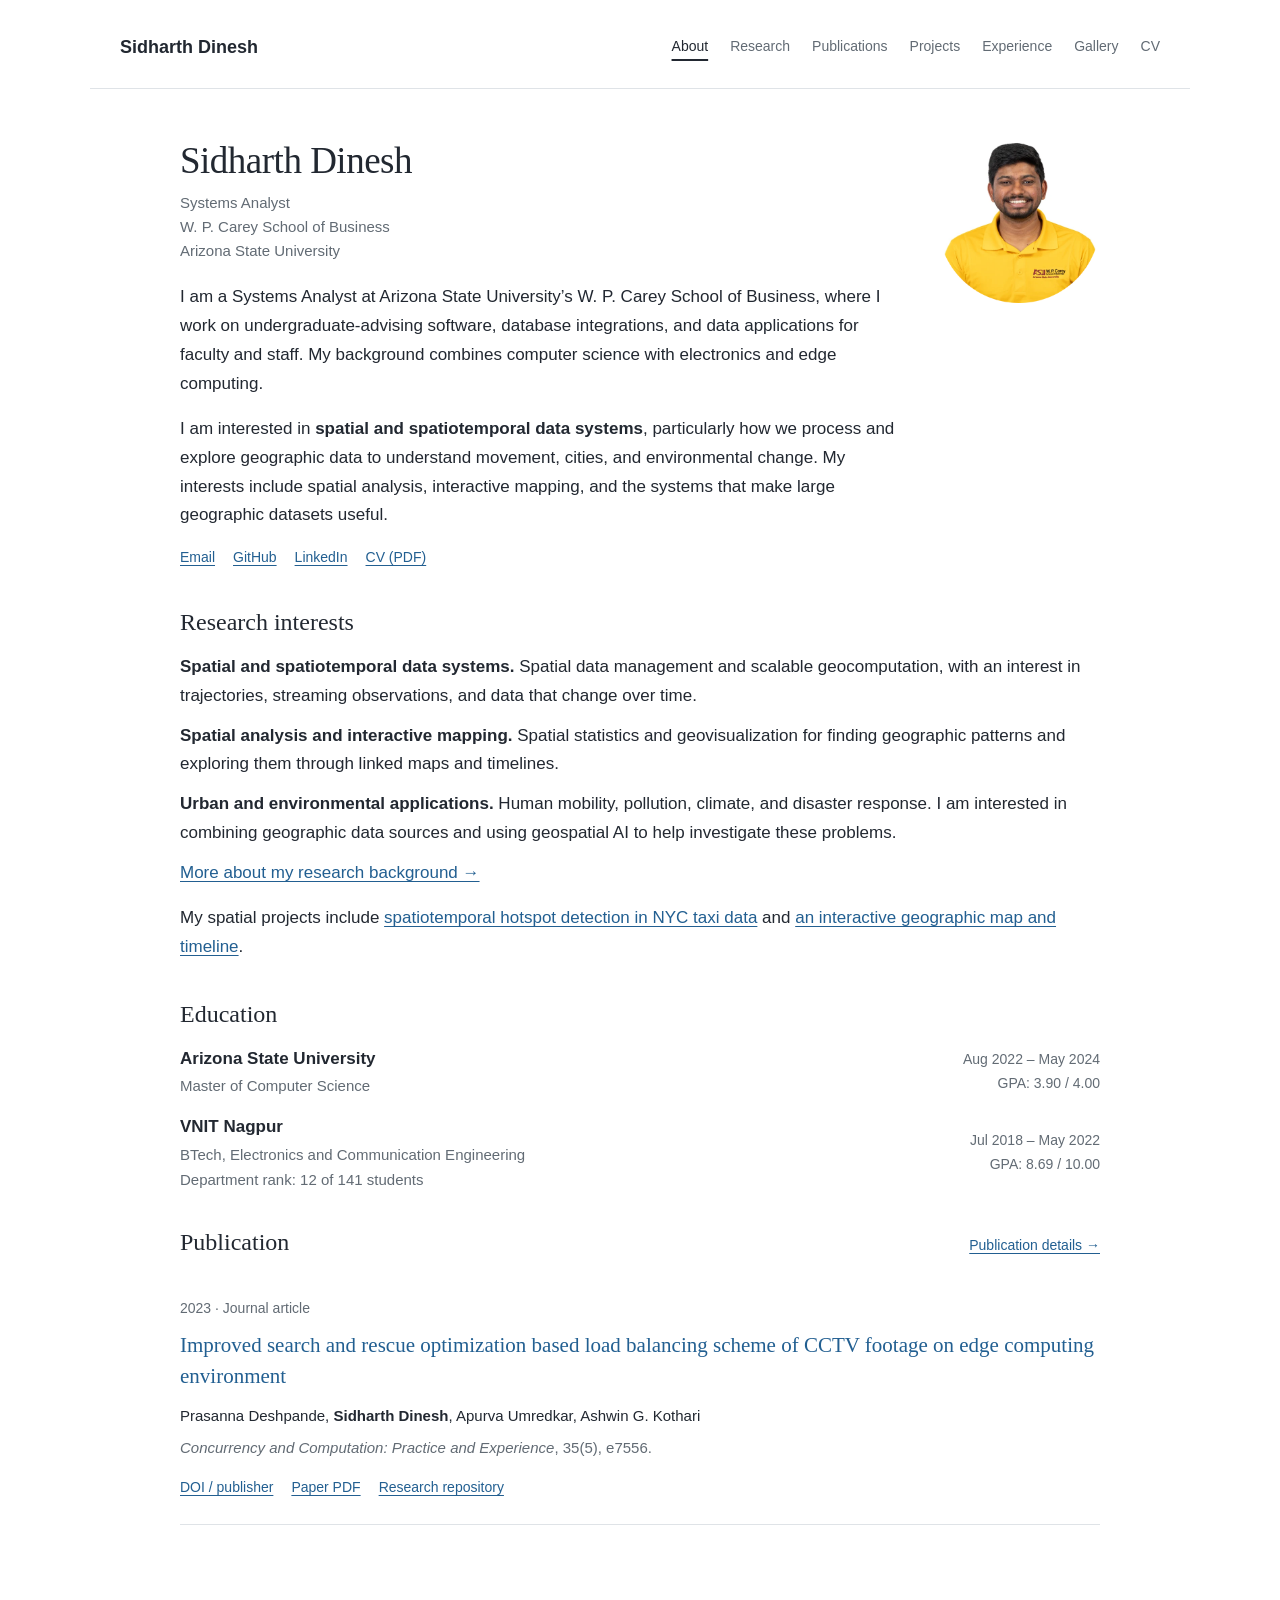
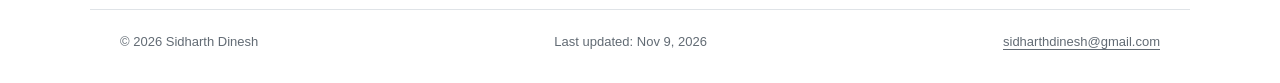
<file: index.html>
<!doctype html>
<html lang="en"><head><meta charset="utf-8"><meta name="viewport" content="width=device-width,initial-scale=1">
<title>Sidharth Dinesh</title><meta name="description" content="Sidharth Dinesh, Systems Analyst at Arizona State University, with interests in spatial data systems, geographic analysis, and urban and environmental applications.">
<meta name="theme-color" content="#ffffff"><link rel="icon" href="assets/favicon.svg" type="image/svg+xml">
<link rel="stylesheet" href="assets/site.css"><script src="assets/site.js" defer></script></head>
<body><a class="skip" href="#main">Skip to content</a>
<header class="site-header"><div class="header-inner"><a class="brand" href="index.html">Sidharth Dinesh</a>
<button class="menu-toggle" type="button" data-menu-toggle aria-controls="site-navigation" aria-expanded="false">Menu</button>
<nav class="site-nav" id="site-navigation" aria-label="Main navigation"><ul><li><a href="index.html" aria-current="page">About</a></li><li><a href="research/index.html">Research</a></li><li><a href="publications/index.html">Publications</a></li><li><a href="projects/index.html">Projects</a></li><li><a href="experience/index.html">Experience</a></li><li><a href="gallery/index.html">Gallery</a></li><li><a href="cv/index.html">CV</a></li></ul></nav></div></header>
<main id="main"><section class="intro" aria-labelledby="about-name"><div><h1 id="about-name">Sidharth Dinesh</h1><p class="affiliation">Systems Analyst<br>W. P. Carey School of Business<br>Arizona State University</p></div><img class="portrait" src="assets/portrait.webp" alt="Portrait of Sidharth Dinesh" width="162" height="162" fetchpriority="high"><div class="intro-body"><p>I am a Systems Analyst at Arizona State University’s W. P. Carey School of Business, where I work on undergraduate-advising software, database integrations, and data applications for faculty and staff. My background combines computer science with electronics and edge computing.</p><p>I am interested in <strong>spatial and spatiotemporal data systems</strong>, particularly how we process and explore geographic data to understand movement, cities, and environmental change. My interests include spatial analysis, interactive mapping, and the systems that make large geographic datasets useful.</p><div class="links"><a href="mailto:sidharthdinesh@gmail.com">Email</a><a href="https://github.com/Sidharth-Dinesh">GitHub</a><a href="https://www.linkedin.com/in/sidharth-dinesh/">LinkedIn</a><a href="https://drive.google.com/file/d/1d1ajW7Rd2GwRmbuhG0zpOIe6Ea6L2u5K/view?usp=sharing">CV (PDF)</a></div></div></section><h2>Research interests</h2><ul class="research-list"><li><strong>Spatial and spatiotemporal data systems.</strong> Spatial data management and scalable geocomputation, with an interest in trajectories, streaming observations, and data that change over time.</li><li><strong>Spatial analysis and interactive mapping.</strong> Spatial statistics and geovisualization for finding geographic patterns and exploring them through linked maps and timelines.</li><li><strong>Urban and environmental applications.</strong> Human mobility, pollution, climate, and disaster response. I am interested in combining geographic data sources and using geospatial AI to help investigate these problems.</li></ul><p><a href="research/index.html">More about my research background →</a></p><p>My spatial projects include <a href="projects/spatial-hotspots/index.html">spatiotemporal hotspot detection in NYC taxi data</a> and <a href="projects/dinosaur-visualization/index.html">an interactive geographic map and timeline</a>.</p><h2>Education</h2><dl class="education-list"><div class="education-row"><dt>Arizona State University</dt><dd>Master of Computer Science</dd><dd class="date">Aug 2022 – May 2024<br>GPA: 3.90 / 4.00</dd></div><div class="education-row"><dt>VNIT Nagpur</dt><dd>BTech, Electronics and Communication Engineering<br>Department rank: 12 of 141 students</dd><dd class="date">Jul 2018 – May 2022<br>GPA: 8.69 / 10.00</dd></div></dl><div class="section-heading"><h2>Publication</h2><a href="publications/index.html">Publication details →</a></div><article class="publication"><p class="meta">2023 · Journal article</p><h3><a href="https://doi.org/10.1002/cpe.7556">Improved search and rescue optimization based load balancing scheme of CCTV footage on edge computing environment</a></h3><p class="authors">Prasanna Deshpande, <strong>Sidharth Dinesh</strong>, Apurva Umredkar, Ashwin G. Kothari</p><p class="venue"><em>Concurrency and Computation: Practice and Experience</em>, 35(5), e7556.</p><div class="links"><a href="https://doi.org/10.1002/cpe.7556">DOI / publisher</a><a href="https://drive.google.com/file/d/1Z7oruSYLC86ZRwnaQc4G6n34GGz3_QyO/view?usp=sharing">Paper PDF</a><a href="https://github.com/Sidharth-Dinesh/edge-video-processing">Research repository</a></div></article></main>
<footer class="site-footer"><span>&copy; 2026 Sidharth Dinesh</span><span>Last updated: <time datetime="2026-11-09">Nov 9, 2026</time></span><span><a href="mailto:sidharthdinesh@gmail.com">sidharthdinesh@gmail.com</a></span></footer>
</body></html>
</file>
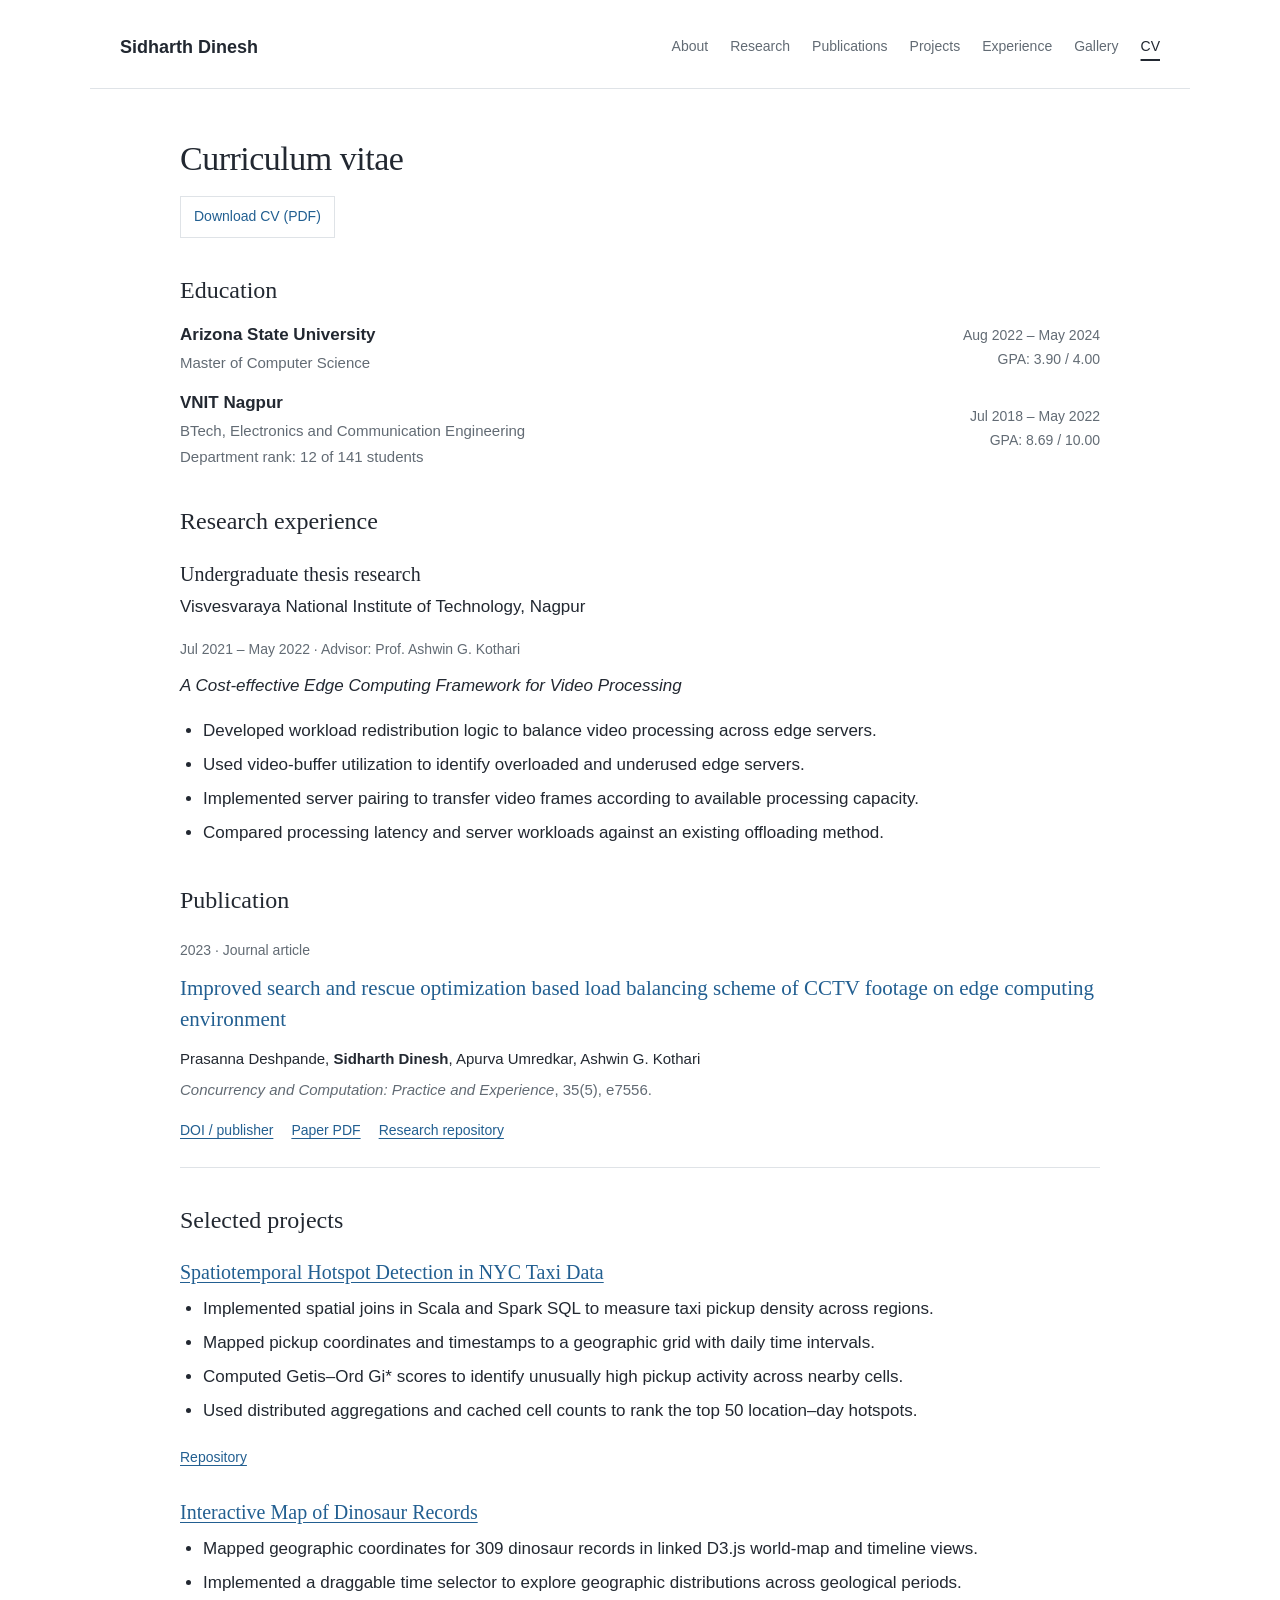
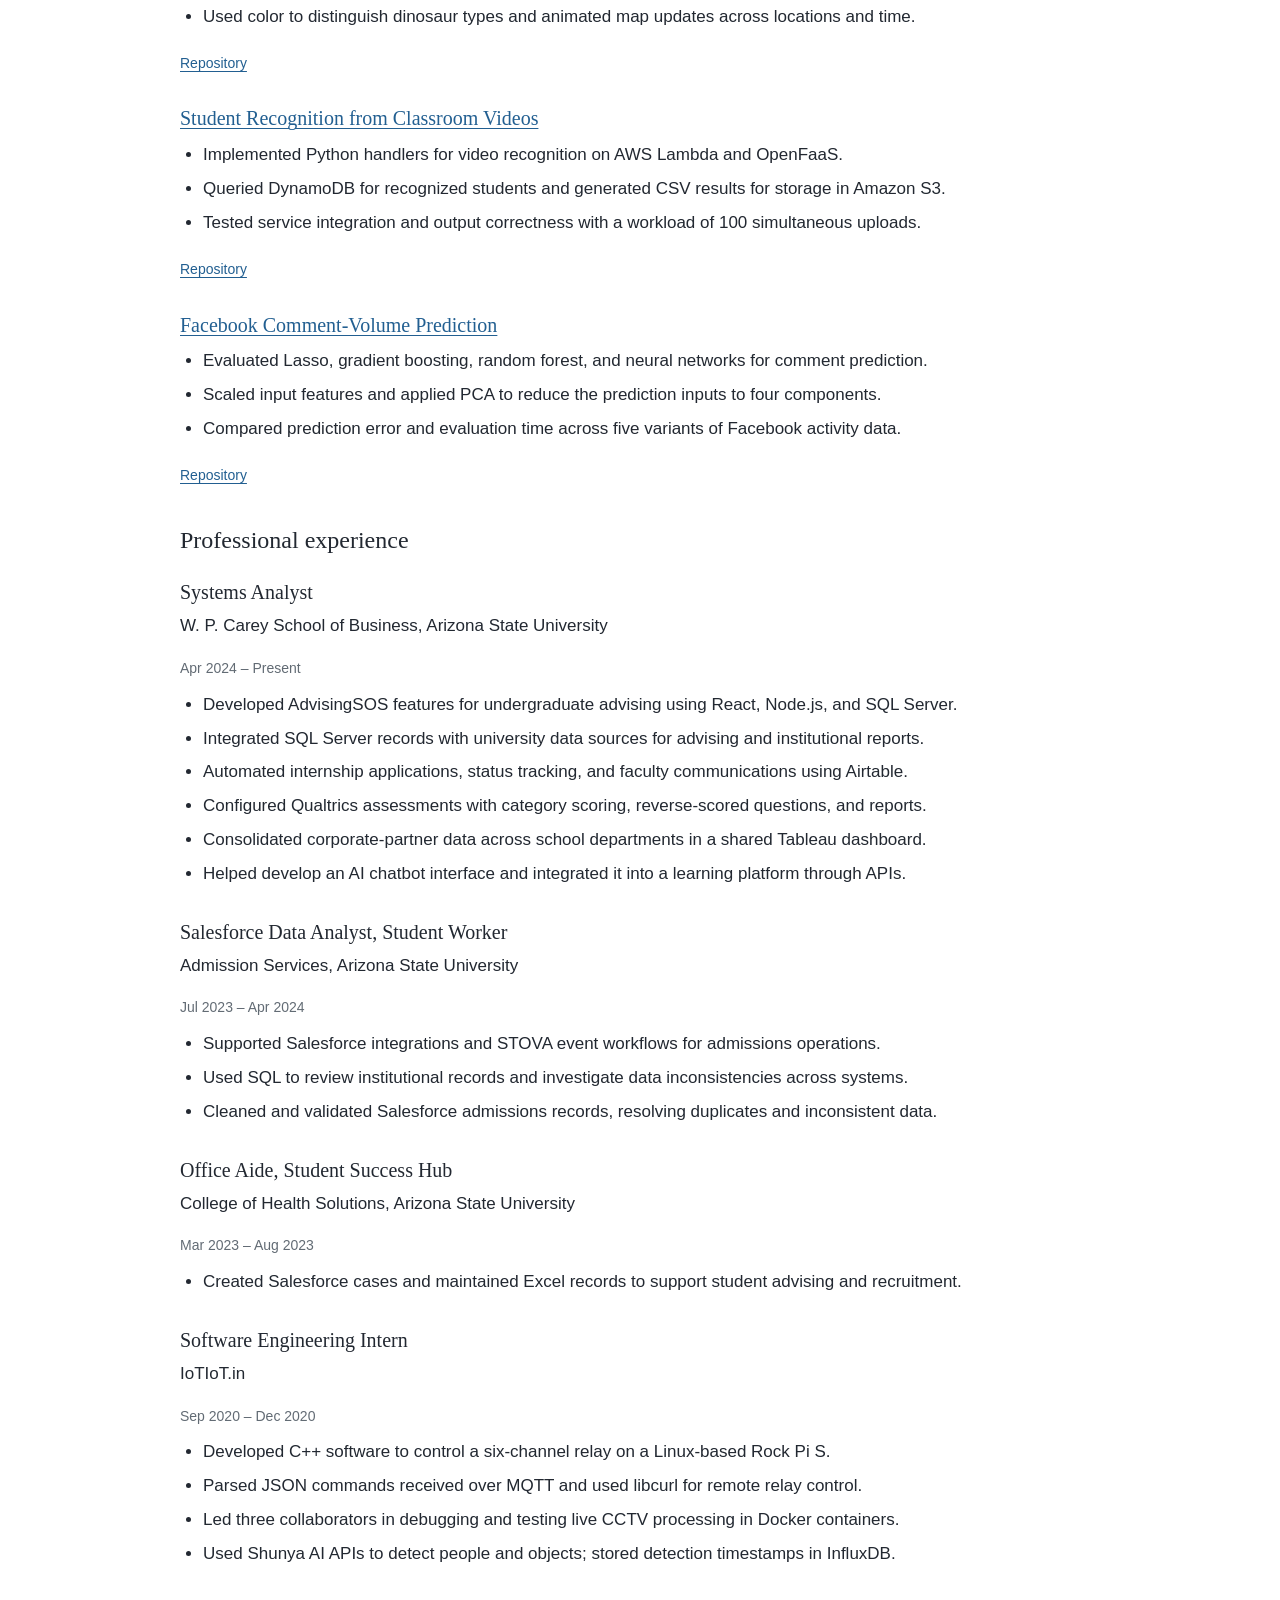
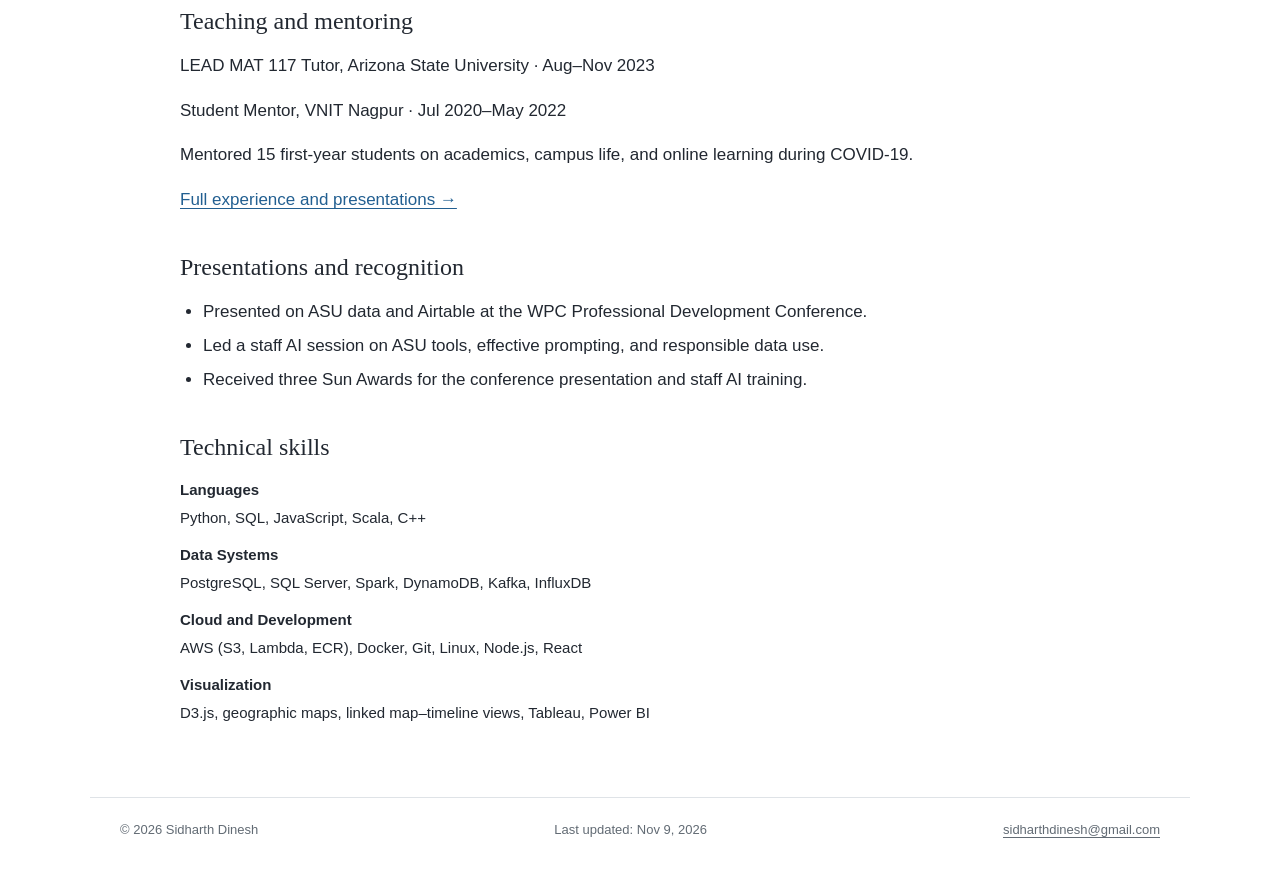
<file: cv/index.html>
<!doctype html>
<html lang="en"><head><meta charset="utf-8"><meta name="viewport" content="width=device-width,initial-scale=1">
<title>CV | Sidharth Dinesh</title><meta name="description" content="Sidharth Dinesh, Systems Analyst at Arizona State University, with interests in spatial data systems, geographic analysis, and urban and environmental applications.">
<meta name="theme-color" content="#ffffff"><link rel="icon" href="../assets/favicon.svg" type="image/svg+xml">
<link rel="stylesheet" href="../assets/site.css"><script src="../assets/site.js" defer></script></head>
<body><a class="skip" href="#main">Skip to content</a>
<header class="site-header"><div class="header-inner"><a class="brand" href="../index.html">Sidharth Dinesh</a>
<button class="menu-toggle" type="button" data-menu-toggle aria-controls="site-navigation" aria-expanded="false">Menu</button>
<nav class="site-nav" id="site-navigation" aria-label="Main navigation"><ul><li><a href="../index.html">About</a></li><li><a href="../research/index.html">Research</a></li><li><a href="../publications/index.html">Publications</a></li><li><a href="../projects/index.html">Projects</a></li><li><a href="../experience/index.html">Experience</a></li><li><a href="../gallery/index.html">Gallery</a></li><li><a href="../cv/index.html" aria-current="page">CV</a></li></ul></nav></div></header>
<main id="main"><h1>Curriculum vitae</h1><p class="pdf-link"><a href="../files/CV_Sidharth_Dinesh.pdf" class="download">Download CV (PDF)</a></p><h2>Education</h2><dl class="education-list"><div class="education-row"><dt>Arizona State University</dt><dd>Master of Computer Science</dd><dd class="date">Aug 2022 – May 2024<br>GPA: 3.90 / 4.00</dd></div><div class="education-row"><dt>VNIT Nagpur</dt><dd>BTech, Electronics and Communication Engineering<br>Department rank: 12 of 141 students</dd><dd class="date">Jul 2018 – May 2022<br>GPA: 8.69 / 10.00</dd></div></dl><h2>Research experience</h2><section class="entry"><h3>Undergraduate thesis research</h3><p>Visvesvaraya National Institute of Technology, Nagpur</p><p class="meta">Jul 2021 – May 2022 · Advisor: Prof. Ashwin G. Kothari</p><p><em>A Cost-effective Edge Computing Framework for Video Processing</em></p><ul><li>Developed workload redistribution logic to balance video processing across edge servers.</li><li>Used video-buffer utilization to identify overloaded and underused edge servers.</li><li>Implemented server pairing to transfer video frames according to available processing capacity.</li><li>Compared processing latency and server workloads against an existing offloading method.</li></ul></section><h2>Publication</h2><article class="publication"><p class="meta">2023 · Journal article</p><h3><a href="https://doi.org/10.1002/cpe.7556">Improved search and rescue optimization based load balancing scheme of CCTV footage on edge computing environment</a></h3><p class="authors">Prasanna Deshpande, <strong>Sidharth Dinesh</strong>, Apurva Umredkar, Ashwin G. Kothari</p><p class="venue"><em>Concurrency and Computation: Practice and Experience</em>, 35(5), e7556.</p><div class="links"><a href="https://doi.org/10.1002/cpe.7556">DOI / publisher</a><a href="https://drive.google.com/file/d/1Z7oruSYLC86ZRwnaQc4G6n34GGz3_QyO/view?usp=sharing">Paper PDF</a><a href="https://github.com/Sidharth-Dinesh/edge-video-processing">Research repository</a></div></article><h2>Selected projects</h2><section class="entry"><h3><a href="../projects/spatial-hotspots/index.html">Spatiotemporal Hotspot Detection in NYC Taxi Data</a></h3><ul><li>Implemented spatial joins in Scala and Spark SQL to measure taxi pickup density across regions.</li><li>Mapped pickup coordinates and timestamps to a geographic grid with daily time intervals.</li><li>Computed Getis–Ord Gi* scores to identify unusually high pickup activity across nearby cells.</li><li>Used distributed aggregations and cached cell counts to rank the top 50 location–day hotspots.</li></ul><div class="links"><a href="https://github.com/Sidharth-Dinesh/nyc-taxi-hotspot-analysis">Repository</a></div></section><section class="entry"><h3><a href="../projects/dinosaur-visualization/index.html">Interactive Map of Dinosaur Records</a></h3><ul><li>Mapped geographic coordinates for 309 dinosaur records in linked D3.js world-map and timeline views.</li><li>Implemented a draggable time selector to explore geographic distributions across geological periods.</li><li>Used color to distinguish dinosaur types and animated map updates across locations and time.</li></ul><div class="links"><a href="https://github.com/Sidharth-Dinesh/dinosaur-geovisualization">Repository</a></div></section><section class="entry"><h3><a href="../projects/cloud-classroom/index.html">Student Recognition from Classroom Videos</a></h3><ul><li>Implemented Python handlers for video recognition on AWS Lambda and OpenFaaS.</li><li>Queried DynamoDB for recognized students and generated CSV results for storage in Amazon S3.</li><li>Tested service integration and output correctness with a workload of 100 simultaneous uploads.</li></ul><div class="links"><a href="https://github.com/Sidharth-Dinesh/classroom-video-recognition">Repository</a></div></section><section class="entry"><h3><a href="../projects/comment-volume/index.html">Facebook Comment-Volume Prediction</a></h3><ul><li>Evaluated Lasso, gradient boosting, random forest, and neural networks for comment prediction.</li><li>Scaled input features and applied PCA to reduce the prediction inputs to four components.</li><li>Compared prediction error and evaluation time across five variants of Facebook activity data.</li></ul><div class="links"><a href="https://github.com/Sidharth-Dinesh/facebook-comment-prediction">Repository</a></div></section><h2>Professional experience</h2><section class="entry"><h3>Systems Analyst</h3><p>W. P. Carey School of Business, Arizona State University</p><p class="meta">Apr 2024 – Present</p><ul><li>Developed AdvisingSOS features for undergraduate advising using React, Node.js, and SQL Server.</li><li>Integrated SQL Server records with university data sources for advising and institutional reports.</li><li>Automated internship applications, status tracking, and faculty communications using Airtable.</li><li>Configured Qualtrics assessments with category scoring, reverse-scored questions, and reports.</li><li>Consolidated corporate-partner data across school departments in a shared Tableau dashboard.</li><li>Helped develop an AI chatbot interface and integrated it into a learning platform through APIs.</li></ul></section><section class="entry"><h3>Salesforce Data Analyst, Student Worker</h3><p>Admission Services, Arizona State University</p><p class="meta">Jul 2023 – Apr 2024</p><ul><li>Supported Salesforce integrations and STOVA event workflows for admissions operations.</li><li>Used SQL to review institutional records and investigate data inconsistencies across systems.</li><li>Cleaned and validated Salesforce admissions records, resolving duplicates and inconsistent data.</li></ul></section><section class="entry"><h3>Office Aide, Student Success Hub</h3><p>College of Health Solutions, Arizona State University</p><p class="meta">Mar 2023 – Aug 2023</p><ul><li>Created Salesforce cases and maintained Excel records to support student advising and recruitment.</li></ul></section><section class="entry"><h3>Software Engineering Intern</h3><p>IoTIoT.in</p><p class="meta">Sep 2020 – Dec 2020</p><ul><li>Developed C++ software to control a six-channel relay on a Linux-based Rock Pi S.</li><li>Parsed JSON commands received over MQTT and used libcurl for remote relay control.</li><li>Led three collaborators in debugging and testing live CCTV processing in Docker containers.</li><li>Used Shunya AI APIs to detect people and objects; stored detection timestamps in InfluxDB.</li></ul></section><h2>Teaching and mentoring</h2><p>LEAD MAT 117 Tutor, Arizona State University · Aug–Nov 2023</p><p>Student Mentor, VNIT Nagpur · Jul 2020–May 2022</p><p>Mentored 15 first-year students on academics, campus life, and online learning during COVID-19.</p><p><a href="../experience/index.html">Full experience and presentations →</a></p><h2>Presentations and recognition</h2><ul><li>Presented on ASU data and Airtable at the WPC Professional Development Conference.</li><li>Led a staff AI session on ASU tools, effective prompting, and responsible data use.</li><li>Received three Sun Awards for the conference presentation and staff AI training.</li></ul><h2>Technical skills</h2><dl class="skill-list"><dt>Languages</dt><dd>Python, SQL, JavaScript, Scala, C++</dd><dt>Data Systems</dt><dd>PostgreSQL, SQL Server, Spark, DynamoDB, Kafka, InfluxDB</dd><dt>Cloud and Development</dt><dd>AWS (S3, Lambda, ECR), Docker, Git, Linux, Node.js, React</dd><dt>Visualization</dt><dd>D3.js, geographic maps, linked map–timeline views, Tableau, Power BI</dd></dl></main>
<footer class="site-footer"><span>&copy; 2026 Sidharth Dinesh</span><span>Last updated: <time datetime="2026-11-09">Nov 9, 2026</time></span><span><a href="mailto:sidharthdinesh@gmail.com">sidharthdinesh@gmail.com</a></span></footer>
</body></html>
</file>
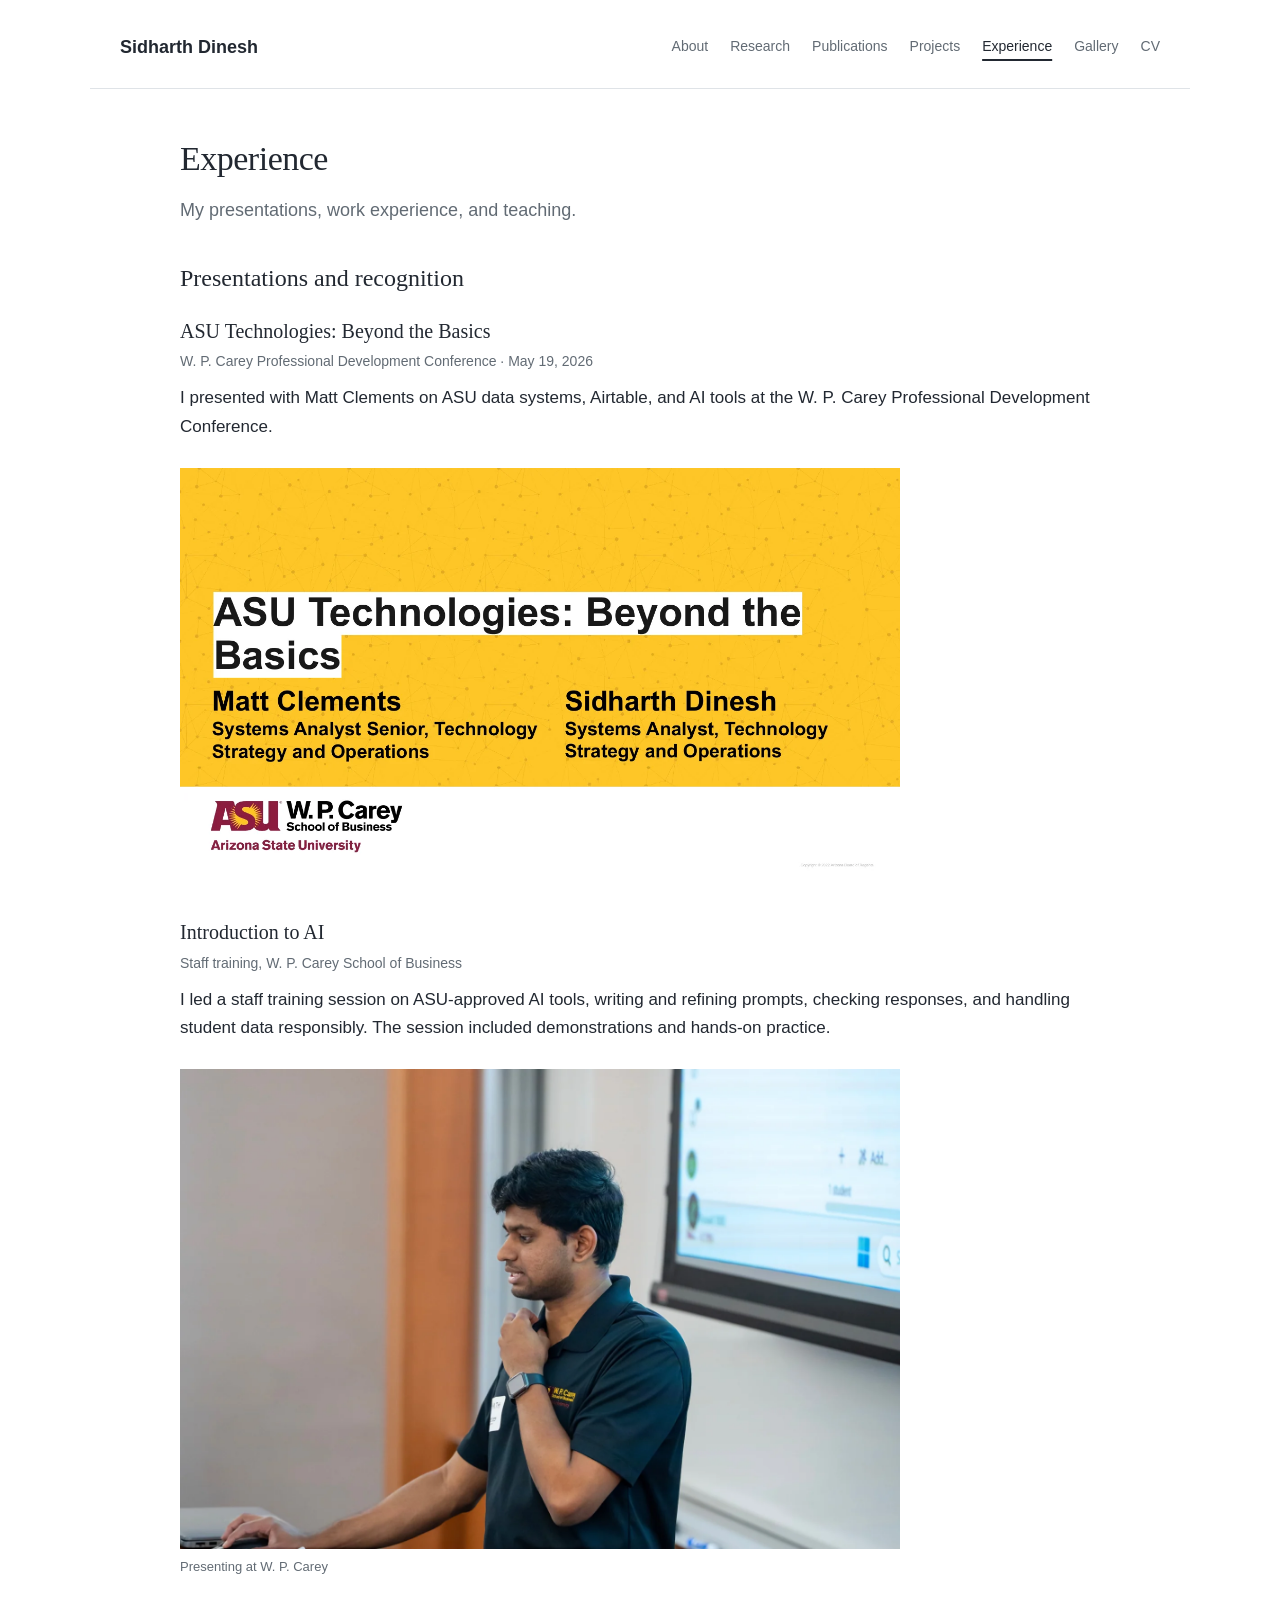
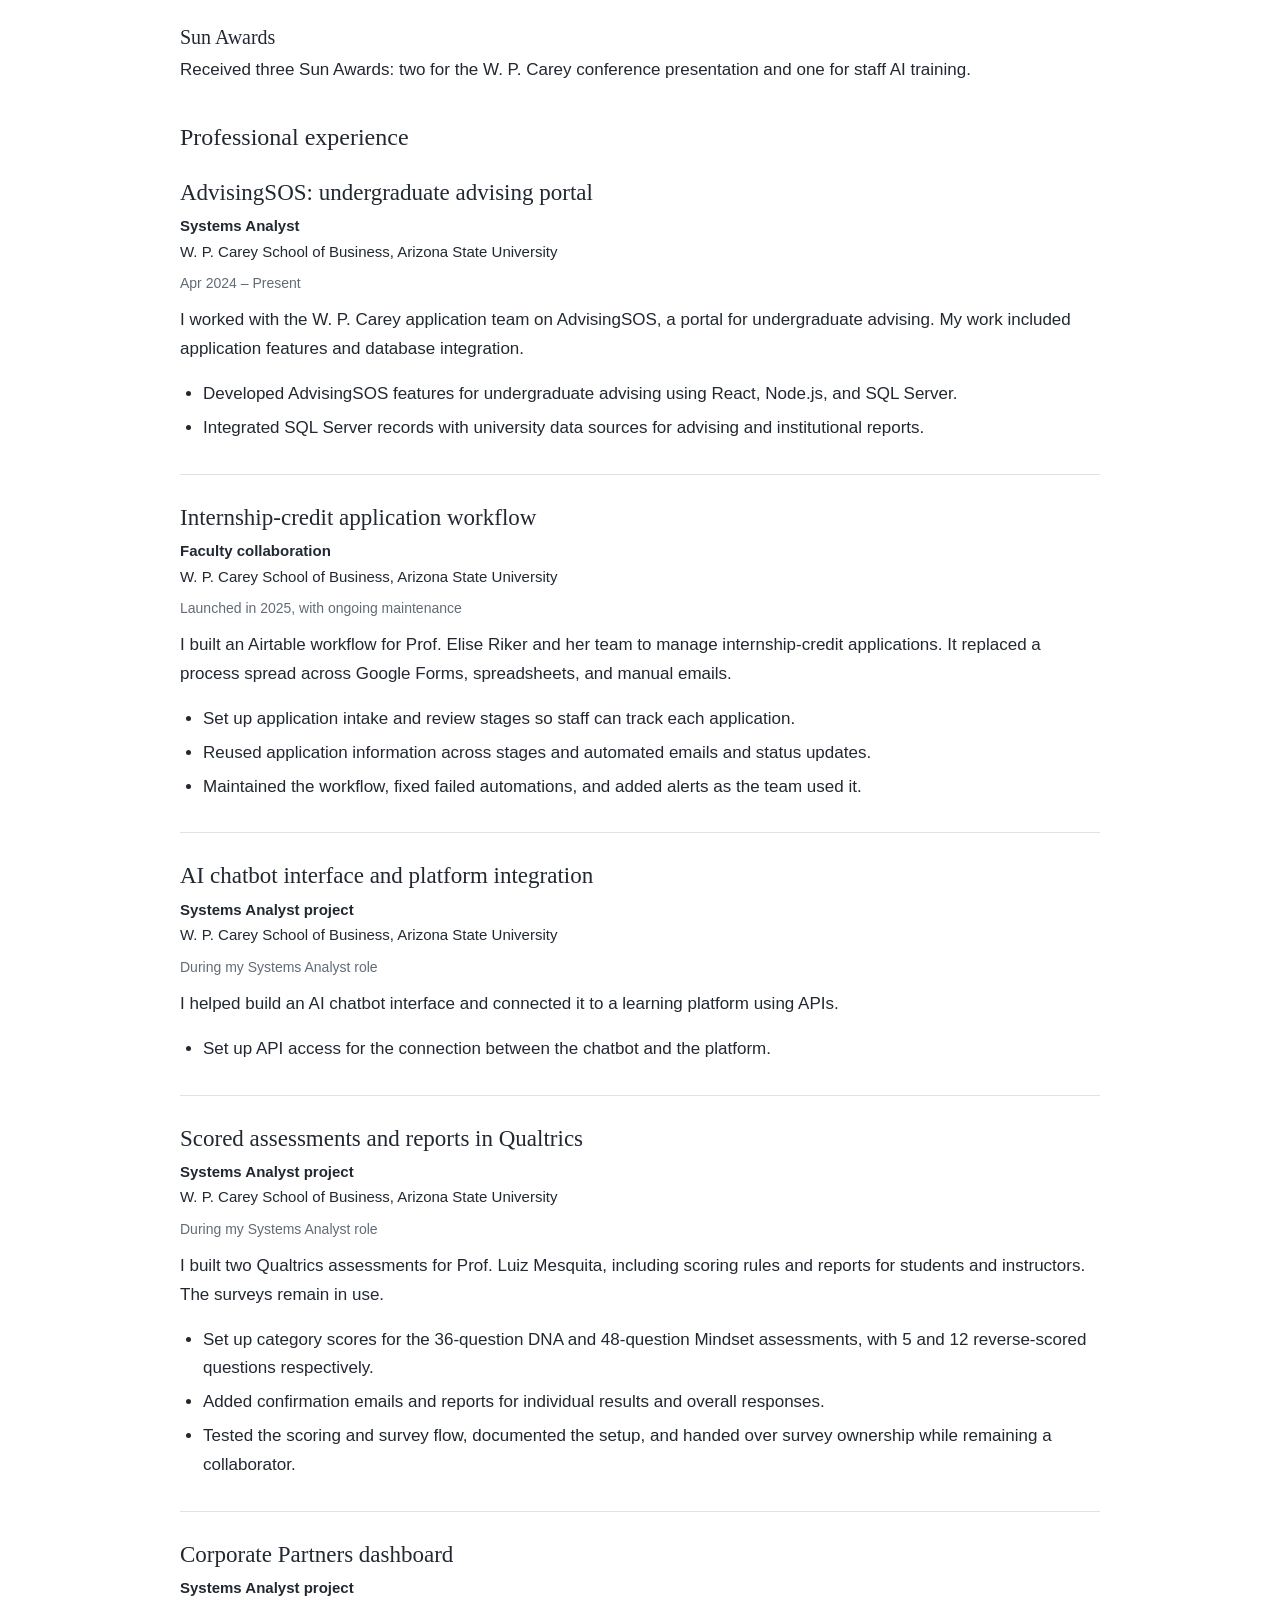
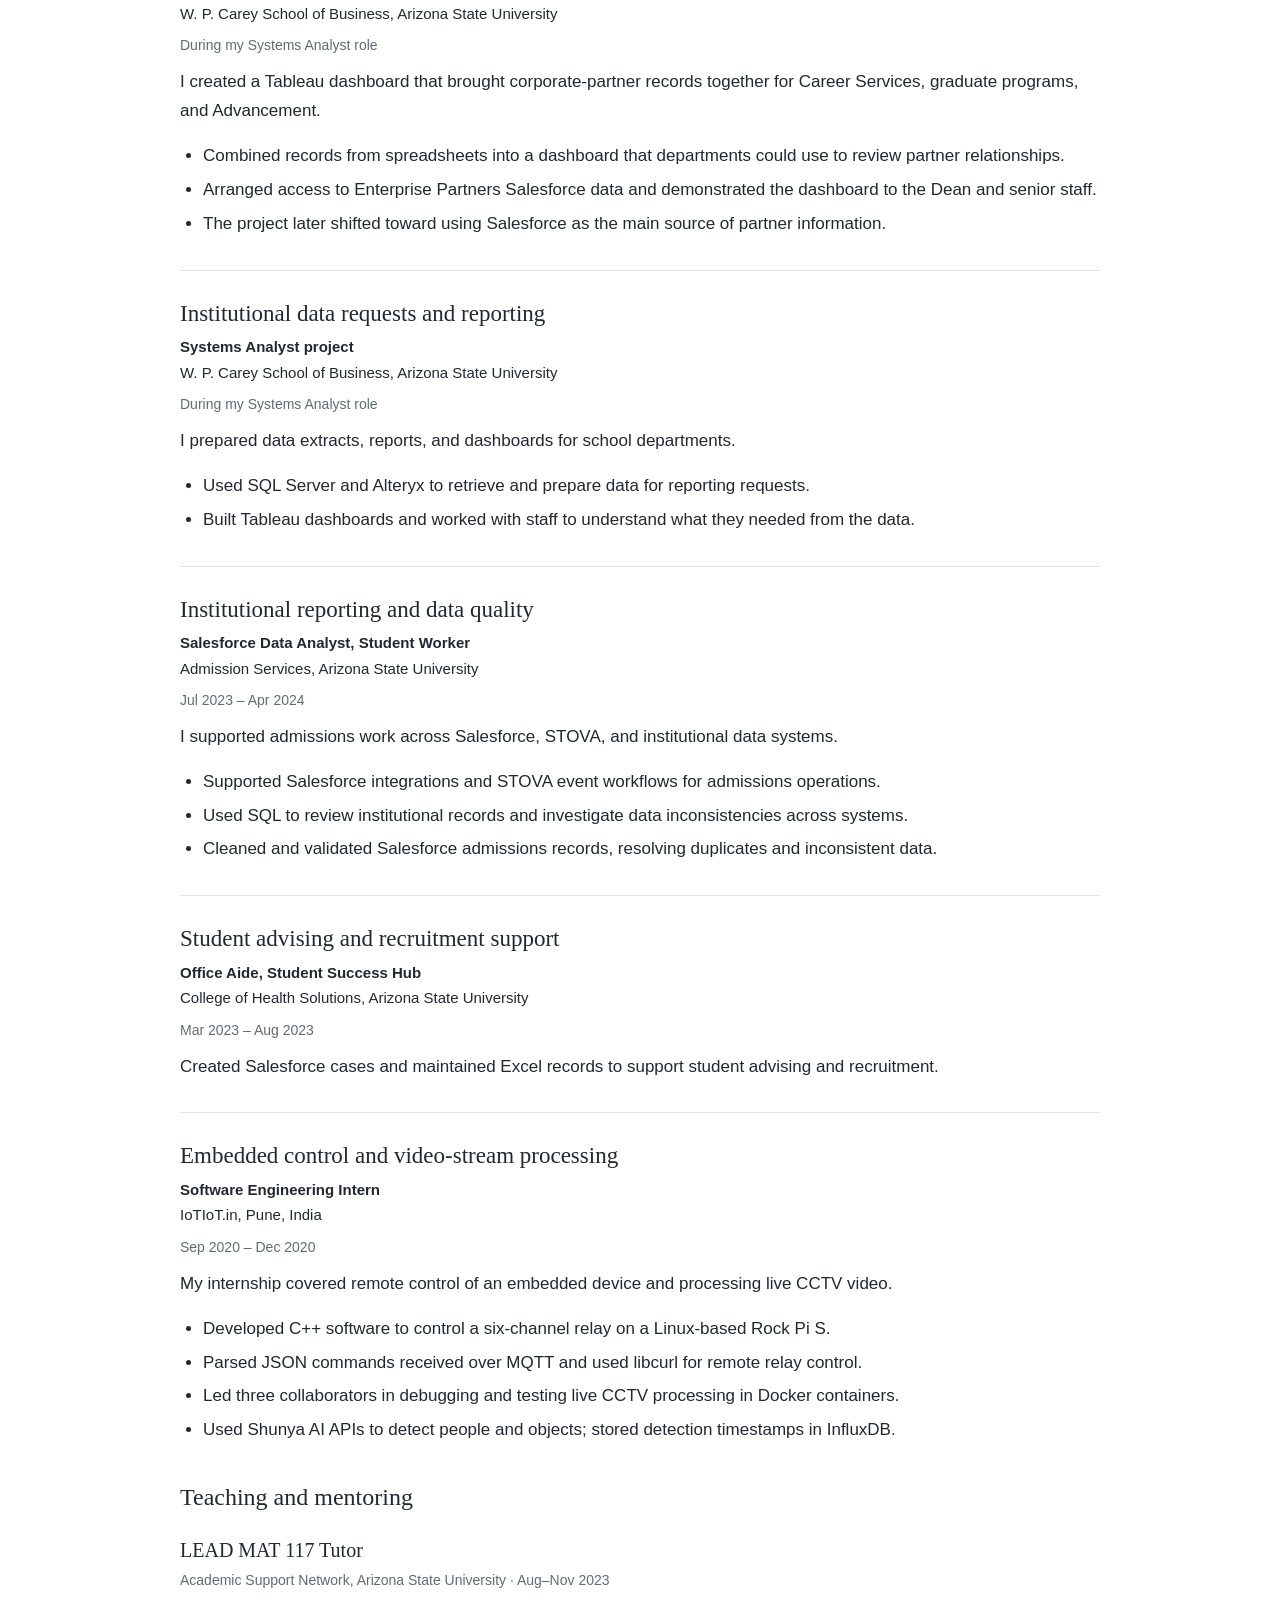
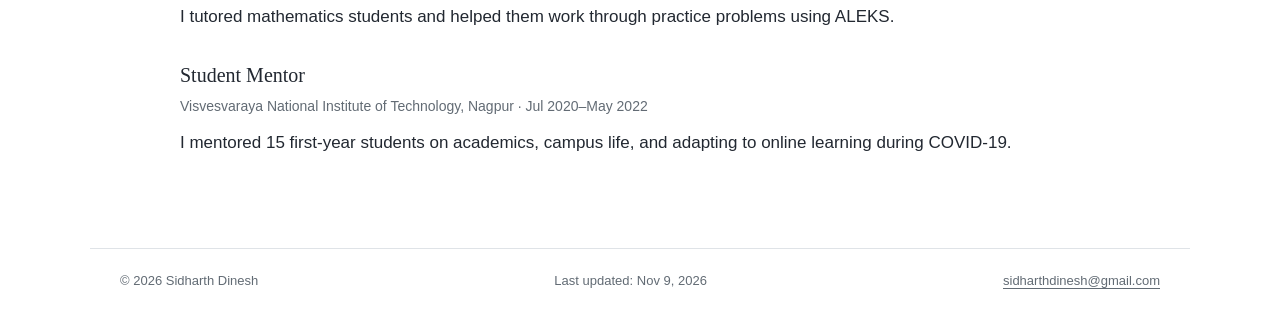
<file: experience/index.html>
<!doctype html>
<html lang="en"><head><meta charset="utf-8"><meta name="viewport" content="width=device-width,initial-scale=1">
<title>Experience | Sidharth Dinesh</title><meta name="description" content="Sidharth Dinesh, Systems Analyst at Arizona State University, with interests in spatial data systems, geographic analysis, and urban and environmental applications.">
<meta name="theme-color" content="#ffffff"><link rel="icon" href="../assets/favicon.svg" type="image/svg+xml">
<link rel="stylesheet" href="../assets/site.css"><script src="../assets/site.js" defer></script></head>
<body><a class="skip" href="#main">Skip to content</a>
<header class="site-header"><div class="header-inner"><a class="brand" href="../index.html">Sidharth Dinesh</a>
<button class="menu-toggle" type="button" data-menu-toggle aria-controls="site-navigation" aria-expanded="false">Menu</button>
<nav class="site-nav" id="site-navigation" aria-label="Main navigation"><ul><li><a href="../index.html">About</a></li><li><a href="../research/index.html">Research</a></li><li><a href="../publications/index.html">Publications</a></li><li><a href="../projects/index.html">Projects</a></li><li><a href="../experience/index.html" aria-current="page">Experience</a></li><li><a href="../gallery/index.html">Gallery</a></li><li><a href="../cv/index.html">CV</a></li></ul></nav></div></header>
<main id="main"><h1>Experience</h1><p class="lead">My presentations, work experience, and teaching.</p><h2>Presentations and recognition</h2><section class="entry presentation"><h3>ASU Technologies: Beyond the Basics</h3><p class="meta">W. P. Carey Professional Development Conference · May 19, 2026</p><p>I presented with Matt Clements on ASU data systems, Airtable, and AI tools at the W. P. Carey Professional Development Conference.</p><div class="talk-media"><figure class="media"><img src="../assets/photos/asu-technologies-title.webp" alt="Title slide for ASU Technologies: Beyond the Basics, presented by Matt Clements and Sidharth Dinesh" loading="lazy" decoding="async"></figure></div><div class="links"></div></section><section class="entry presentation"><h3>Introduction to AI</h3><p class="meta">Staff training, W. P. Carey School of Business</p><p>I led a staff training session on ASU-approved AI tools, writing and refining prompts, checking responses, and handling student data responsibly. The session included demonstrations and hands-on practice.</p><div class="talk-media"><figure class="media"><img src="../assets/photos/presenting-at-wpc.webp" alt="Sidharth presenting at a workstation in a W. P. Carey meeting room" loading="lazy" decoding="async"><figcaption>Presenting at W. P. Carey</figcaption></figure></div><div class="links"></div></section><section class="entry recognition"><h3>Sun Awards</h3><p>Received three Sun Awards: two for the W. P. Carey conference presentation and one for staff AI training.</p></section><h2>Professional experience</h2><div class="experience-list"><section class="entry" id="advisingsos"><h2>AdvisingSOS: undergraduate advising portal</h2><p class="organization"><strong>Systems Analyst</strong><br>W. P. Carey School of Business, Arizona State University</p><p class="meta">Apr 2024 – Present</p><p>I worked with the W. P. Carey application team on AdvisingSOS, a portal for undergraduate advising. My work included application features and database integration.</p><ul><li>Developed AdvisingSOS features for undergraduate advising using React, Node.js, and SQL Server.</li><li>Integrated SQL Server records with university data sources for advising and institutional reports.</li></ul></section><section class="entry" id="airtable"><h2>Internship-credit application workflow</h2><p class="organization"><strong>Faculty collaboration</strong><br>W. P. Carey School of Business, Arizona State University</p><p class="meta">Launched in 2025, with ongoing maintenance</p><p>I built an Airtable workflow for Prof. Elise Riker and her team to manage internship-credit applications. It replaced a process spread across Google Forms, spreadsheets, and manual emails.</p><ul><li>Set up application intake and review stages so staff can track each application.</li><li>Reused application information across stages and automated emails and status updates.</li><li>Maintained the workflow, fixed failed automations, and added alerts as the team used it.</li></ul></section><section class="entry" id="ai-chatbot"><h2>AI chatbot interface and platform integration</h2><p class="organization"><strong>Systems Analyst project</strong><br>W. P. Carey School of Business, Arizona State University</p><p class="meta">During my Systems Analyst role</p><p>I helped build an AI chatbot interface and connected it to a learning platform using APIs.</p><ul><li>Set up API access for the connection between the chatbot and the platform.</li></ul></section><section class="entry" id="qualtrics"><h2>Scored assessments and reports in Qualtrics</h2><p class="organization"><strong>Systems Analyst project</strong><br>W. P. Carey School of Business, Arizona State University</p><p class="meta">During my Systems Analyst role</p><p>I built two Qualtrics assessments for Prof. Luiz Mesquita, including scoring rules and reports for students and instructors. The surveys remain in use.</p><ul><li>Set up category scores for the 36-question DNA and 48-question Mindset assessments, with 5 and 12 reverse-scored questions respectively.</li><li>Added confirmation emails and reports for individual results and overall responses.</li><li>Tested the scoring and survey flow, documented the setup, and handed over survey ownership while remaining a collaborator.</li></ul></section><section class="entry" id="corporate-partners"><h2>Corporate Partners dashboard</h2><p class="organization"><strong>Systems Analyst project</strong><br>W. P. Carey School of Business, Arizona State University</p><p class="meta">During my Systems Analyst role</p><p>I created a Tableau dashboard that brought corporate-partner records together for Career Services, graduate programs, and Advancement.</p><ul><li>Combined records from spreadsheets into a dashboard that departments could use to review partner relationships.</li><li>Arranged access to Enterprise Partners Salesforce data and demonstrated the dashboard to the Dean and senior staff.</li><li>The project later shifted toward using Salesforce as the main source of partner information.</li></ul></section><section class="entry" id="institutional-reporting"><h2>Institutional data requests and reporting</h2><p class="organization"><strong>Systems Analyst project</strong><br>W. P. Carey School of Business, Arizona State University</p><p class="meta">During my Systems Analyst role</p><p>I prepared data extracts, reports, and dashboards for school departments.</p><ul><li>Used SQL Server and Alteryx to retrieve and prepare data for reporting requests.</li><li>Built Tableau dashboards and worked with staff to understand what they needed from the data.</li></ul></section><section class="entry" id="salesforce"><h2>Institutional reporting and data quality</h2><p class="organization"><strong>Salesforce Data Analyst, Student Worker</strong><br>Admission Services, Arizona State University</p><p class="meta">Jul 2023 – Apr 2024</p><p>I supported admissions work across Salesforce, STOVA, and institutional data systems.</p><ul><li>Supported Salesforce integrations and STOVA event workflows for admissions operations.</li><li>Used SQL to review institutional records and investigate data inconsistencies across systems.</li><li>Cleaned and validated Salesforce admissions records, resolving duplicates and inconsistent data.</li></ul></section><section class="entry" id="chs-office-aide"><h2>Student advising and recruitment support</h2><p class="organization"><strong>Office Aide, Student Success Hub</strong><br>College of Health Solutions, Arizona State University</p><p class="meta">Mar 2023 – Aug 2023</p><p>Created Salesforce cases and maintained Excel records to support student advising and recruitment.</p></section><section class="entry" id="iotiot"><h2>Embedded control and video-stream processing</h2><p class="organization"><strong>Software Engineering Intern</strong><br>IoTIoT.in, Pune, India</p><p class="meta">Sep 2020 – Dec 2020</p><p>My internship covered remote control of an embedded device and processing live CCTV video.</p><ul><li>Developed C++ software to control a six-channel relay on a Linux-based Rock Pi S.</li><li>Parsed JSON commands received over MQTT and used libcurl for remote relay control.</li><li>Led three collaborators in debugging and testing live CCTV processing in Docker containers.</li><li>Used Shunya AI APIs to detect people and objects; stored detection timestamps in InfluxDB.</li></ul></section></div><h2>Teaching and mentoring</h2><section class="entry"><h3>LEAD MAT 117 Tutor</h3><p class="meta">Academic Support Network, Arizona State University · Aug–Nov 2023</p><p>I tutored mathematics students and helped them work through practice problems using ALEKS.</p></section><section class="entry"><h3>Student Mentor</h3><p class="meta">Visvesvaraya National Institute of Technology, Nagpur · Jul 2020–May 2022</p><p>I mentored 15 first-year students on academics, campus life, and adapting to online learning during COVID-19.</p></section></main>
<footer class="site-footer"><span>&copy; 2026 Sidharth Dinesh</span><span>Last updated: <time datetime="2026-11-09">Nov 9, 2026</time></span><span><a href="mailto:sidharthdinesh@gmail.com">sidharthdinesh@gmail.com</a></span></footer>
</body></html>
</file>
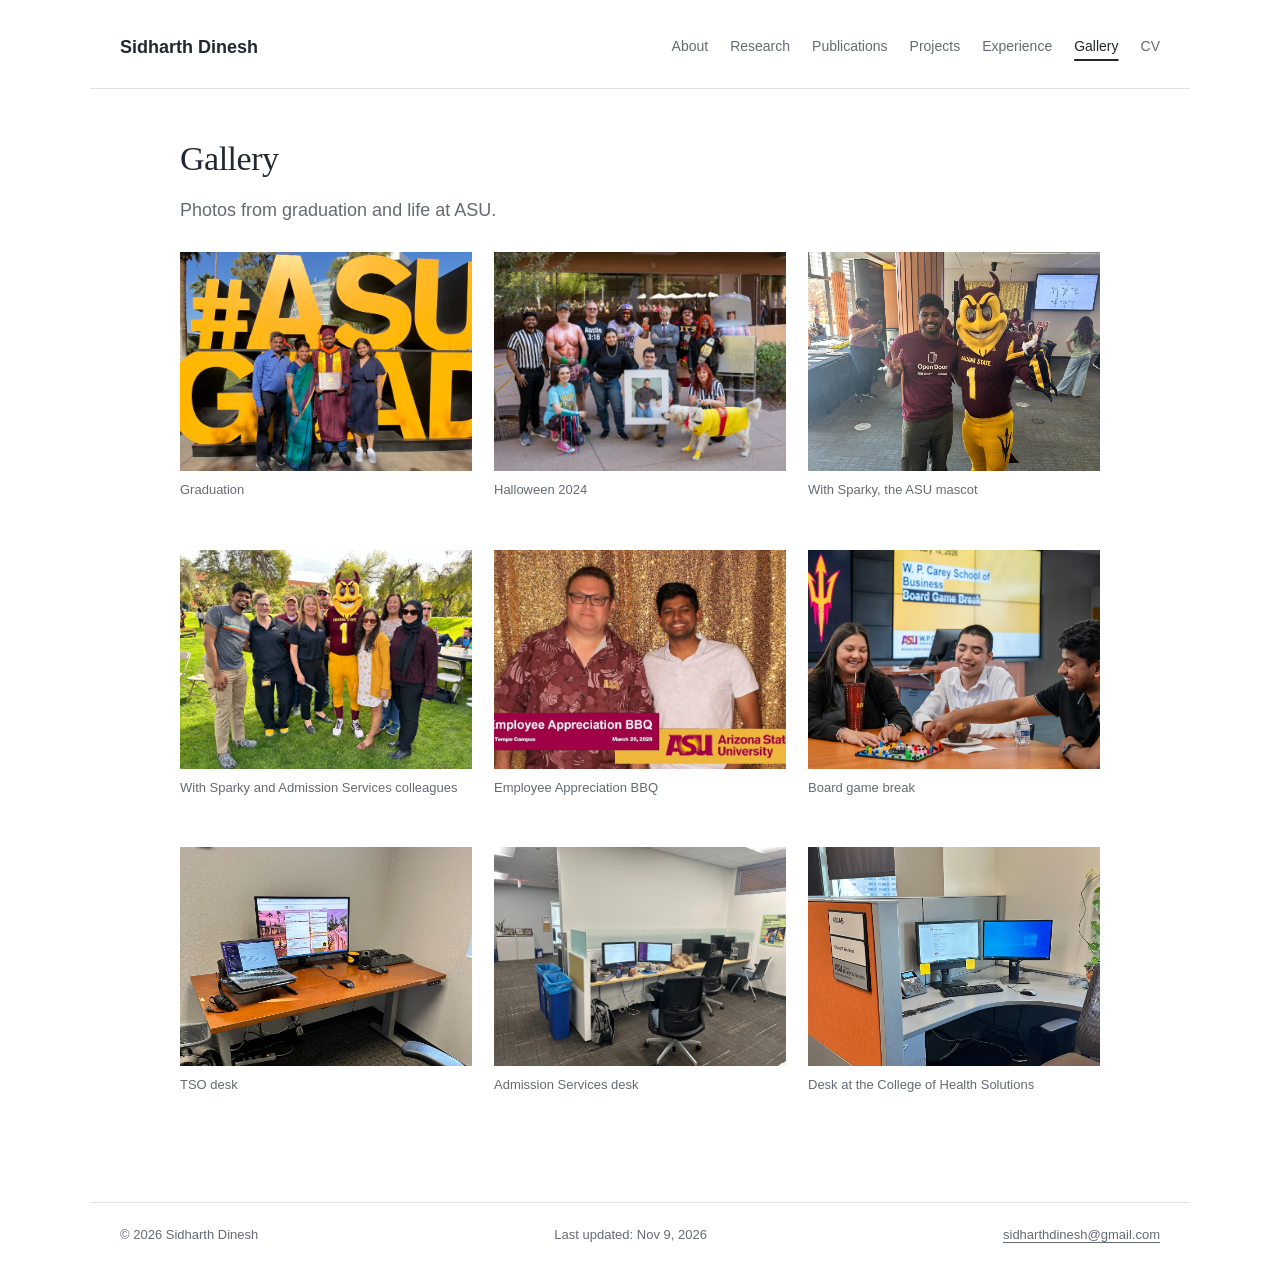
<file: gallery/index.html>
<!doctype html>
<html lang="en"><head><meta charset="utf-8"><meta name="viewport" content="width=device-width,initial-scale=1">
<title>Gallery | Sidharth Dinesh</title><meta name="description" content="Sidharth Dinesh, Systems Analyst at Arizona State University, with interests in spatial data systems, geographic analysis, and urban and environmental applications.">
<meta name="theme-color" content="#ffffff"><link rel="icon" href="../assets/favicon.svg" type="image/svg+xml">
<link rel="stylesheet" href="../assets/site.css"><script src="../assets/site.js" defer></script></head>
<body><a class="skip" href="#main">Skip to content</a>
<header class="site-header"><div class="header-inner"><a class="brand" href="../index.html">Sidharth Dinesh</a>
<button class="menu-toggle" type="button" data-menu-toggle aria-controls="site-navigation" aria-expanded="false">Menu</button>
<nav class="site-nav" id="site-navigation" aria-label="Main navigation"><ul><li><a href="../index.html">About</a></li><li><a href="../research/index.html">Research</a></li><li><a href="../publications/index.html">Publications</a></li><li><a href="../projects/index.html">Projects</a></li><li><a href="../experience/index.html">Experience</a></li><li><a href="../gallery/index.html" aria-current="page">Gallery</a></li><li><a href="../cv/index.html">CV</a></li></ul></nav></div></header>
<main id="main"><h1>Gallery</h1><p class="lead">Photos from graduation and life at ASU.</p><div class="gallery"><figure class="media"><img src="../assets/photos/asu-graduation.webp" alt="Graduation photo in front of the ASU sign" loading="lazy" decoding="async"><figcaption>Graduation</figcaption></figure><figure class="media"><img src="../assets/photos/costume-day.webp" alt="Colleagues in costumes posing for a group photograph" loading="lazy" decoding="async"><figcaption>Halloween 2024</figcaption></figure><figure class="media"><img src="../assets/photos/asu-open-door.webp" alt="Sidharth with Sparky at an ASU Open Door event" loading="lazy" decoding="async"><figcaption>With Sparky, the ASU mascot</figcaption></figure><figure class="media"><img src="../assets/photos/colleagues-with-sparky.webp" alt="An outdoor group photo with colleagues and the ASU mascot" loading="lazy" decoding="async"><figcaption>With Sparky and Admission Services colleagues</figcaption></figure><figure class="media"><img src="../assets/photos/employee-appreciation-2026.webp" alt="Sidharth with a colleague at the ASU Employee Appreciation BBQ" loading="lazy" decoding="async"><figcaption>Employee Appreciation BBQ</figcaption></figure><figure class="media"><img src="../assets/photos/board-game-break-2026.webp" alt="Sidharth and colleagues playing a board game at W. P. Carey" loading="lazy" decoding="async"><figcaption>Board game break</figcaption></figure><figure class="media"><img src="../assets/photos/office-desk.webp" alt="Office desk with a laptop and monitor" loading="lazy" decoding="async"><figcaption>TSO desk</figcaption></figure><figure class="media"><img src="../assets/photos/shared-workspace.webp" alt="A shared office workspace with desks and monitors" loading="lazy" decoding="async"><figcaption>Admission Services desk</figcaption></figure><figure class="media"><img src="../assets/photos/campus-workspace.webp" alt="A workstation at ASU with two monitors" loading="lazy" decoding="async"><figcaption>Desk at the College of Health Solutions</figcaption></figure></div></main>
<footer class="site-footer"><span>&copy; 2026 Sidharth Dinesh</span><span>Last updated: <time datetime="2026-11-09">Nov 9, 2026</time></span><span><a href="mailto:sidharthdinesh@gmail.com">sidharthdinesh@gmail.com</a></span></footer>
</body></html>
</file>
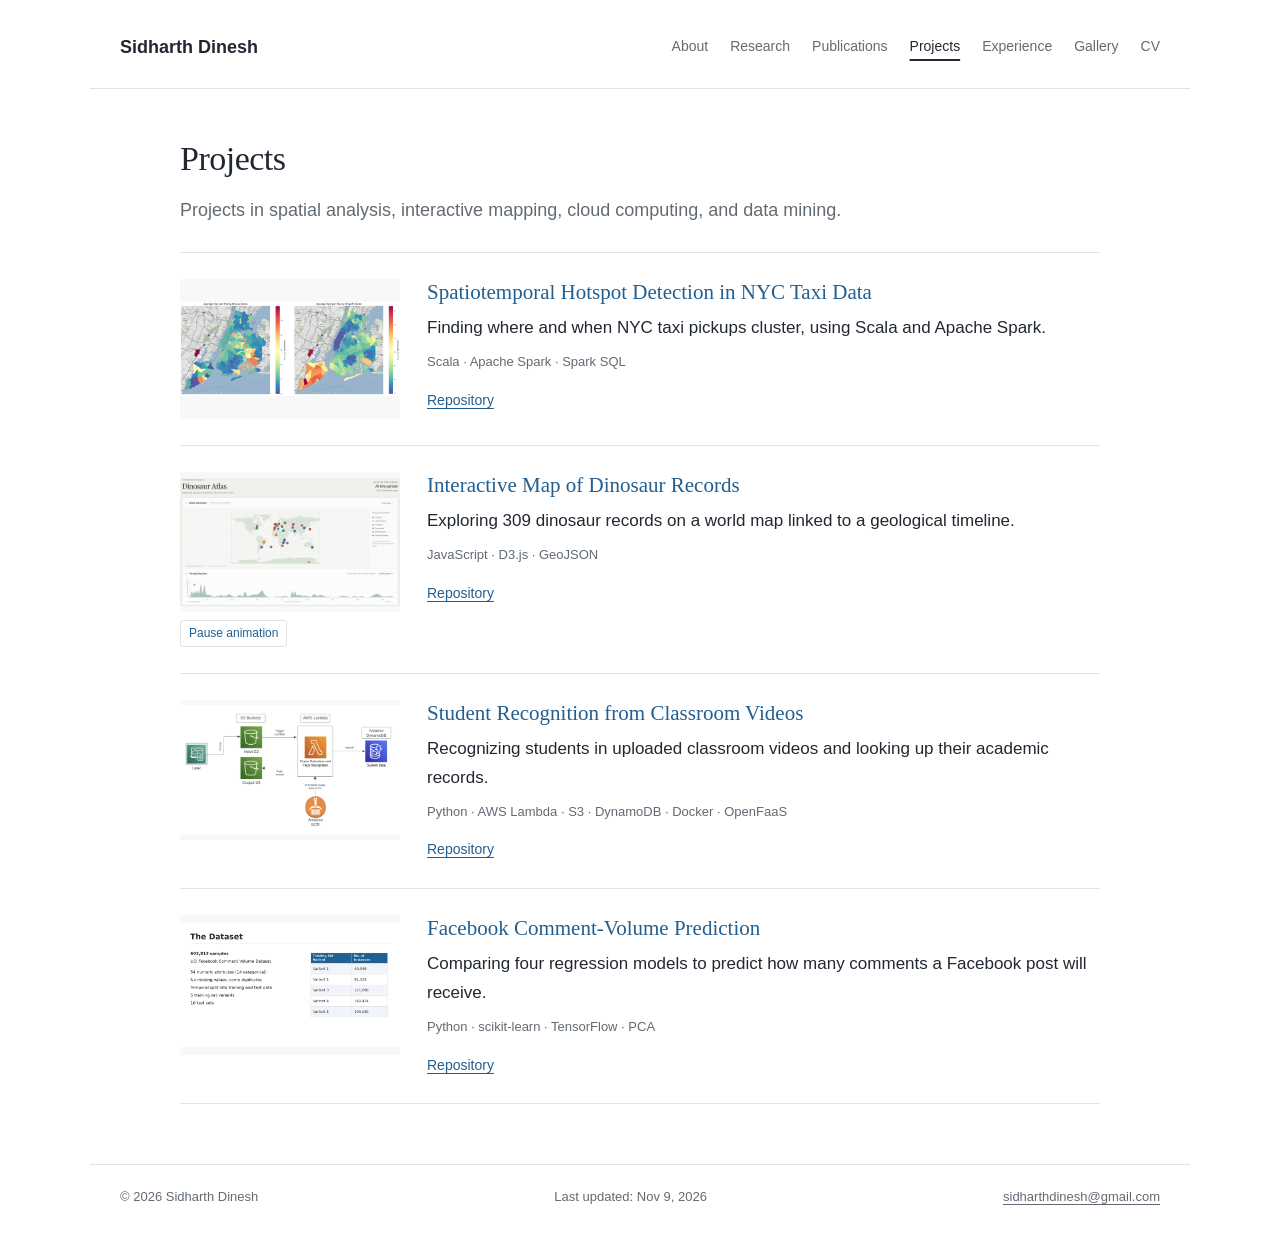
<file: projects/index.html>
<!doctype html>
<html lang="en"><head><meta charset="utf-8"><meta name="viewport" content="width=device-width,initial-scale=1">
<title>Projects | Sidharth Dinesh</title><meta name="description" content="Sidharth Dinesh, Systems Analyst at Arizona State University, with interests in spatial data systems, geographic analysis, and urban and environmental applications.">
<meta name="theme-color" content="#ffffff"><link rel="icon" href="../assets/favicon.svg" type="image/svg+xml">
<link rel="stylesheet" href="../assets/site.css"><script src="../assets/site.js" defer></script></head>
<body><a class="skip" href="#main">Skip to content</a>
<header class="site-header"><div class="header-inner"><a class="brand" href="../index.html">Sidharth Dinesh</a>
<button class="menu-toggle" type="button" data-menu-toggle aria-controls="site-navigation" aria-expanded="false">Menu</button>
<nav class="site-nav" id="site-navigation" aria-label="Main navigation"><ul><li><a href="../index.html">About</a></li><li><a href="../research/index.html">Research</a></li><li><a href="../publications/index.html">Publications</a></li><li><a href="../projects/index.html" aria-current="page">Projects</a></li><li><a href="../experience/index.html">Experience</a></li><li><a href="../gallery/index.html">Gallery</a></li><li><a href="../cv/index.html">CV</a></li></ul></nav></div></header>
<main id="main"><h1>Projects</h1><p class="lead">Projects in spatial analysis, interactive mapping, cloud computing, and data mining.</p><div class="project-list"><article class="project-row"><a aria-label="View project: Spatiotemporal Hotspot Detection in NYC Taxi Data" href="../projects/spatial-hotspots/index.html" class="media-link"><figure class="media"><img src="../assets/projects/nyc-taxi-map.webp" alt="Illustrative maps of average taxi tips by pickup and drop-off zone in New York City" loading="lazy" decoding="async"></figure></a><div><h2><a href="../projects/spatial-hotspots/index.html">Spatiotemporal Hotspot Detection in NYC Taxi Data</a></h2><p>Finding where and when NYC taxi pickups cluster, using Scala and Apache Spark.</p><p class="meta">Scala · Apache Spark · Spark SQL</p><div class="links"><a href="https://github.com/Sidharth-Dinesh/nyc-taxi-hotspot-analysis">Repository</a></div></div></article><article class="project-row"><figure class="media animation"><a class="media-link" href="../projects/dinosaur-visualization/index.html" aria-label="View project: Interactive Map of Dinosaur Records"><picture><source media="(prefers-reduced-motion: reduce)" srcset="../assets/projects/dinosaur-poster.webp"><img src="../assets/projects/dinosaur-preview-2x.gif" alt="Animated demonstration of the dinosaur map changing as the time selection moves" data-animation-src="../assets/projects/dinosaur-preview-2x.gif" data-still-src="../assets/projects/dinosaur-poster.webp" loading="lazy" decoding="async"></picture></a><button class="animation-toggle" type="button" aria-pressed="false" hidden>Pause animation</button><figcaption>Moving the time selector updates the records shown on the map</figcaption></figure><div><h2><a href="../projects/dinosaur-visualization/index.html">Interactive Map of Dinosaur Records</a></h2><p>Exploring 309 dinosaur records on a world map linked to a geological timeline.</p><p class="meta">JavaScript · D3.js · GeoJSON</p><div class="links"><a href="https://github.com/Sidharth-Dinesh/dinosaur-geovisualization">Repository</a></div></div></article><article class="project-row"><a aria-label="View project: Student Recognition from Classroom Videos" href="../projects/cloud-classroom/index.html" class="media-link"><figure class="media"><img src="../assets/projects/cloud-architecture.webp" alt="Architecture linking S3 video uploads, Lambda face recognition, DynamoDB student data, and CSV results" loading="lazy" decoding="async"><figcaption>AWS architecture for video uploads, face recognition, student-record lookup, and saved results</figcaption></figure></a><div><h2><a href="../projects/cloud-classroom/index.html">Student Recognition from Classroom Videos</a></h2><p>Recognizing students in uploaded classroom videos and looking up their academic records.</p><p class="meta">Python · AWS Lambda · S3 · DynamoDB · Docker · OpenFaaS</p><div class="links"><a href="https://github.com/Sidharth-Dinesh/classroom-video-recognition">Repository</a></div></div></article><article class="project-row"><a aria-label="View project: Facebook Comment-Volume Prediction" href="../projects/comment-volume/index.html" class="media-link"><figure class="media"><img src="../assets/projects/facebook-dataset.webp" alt="Dataset slide showing Facebook comment-volume attributes and five training-set variants" loading="lazy" decoding="async"><figcaption>Dataset overview adapted from the project presentation</figcaption></figure></a><div><h2><a href="../projects/comment-volume/index.html">Facebook Comment-Volume Prediction</a></h2><p>Comparing four regression models to predict how many comments a Facebook post will receive.</p><p class="meta">Python · scikit-learn · TensorFlow · PCA</p><div class="links"><a href="https://github.com/Sidharth-Dinesh/facebook-comment-prediction">Repository</a></div></div></article></div></main>
<footer class="site-footer"><span>&copy; 2026 Sidharth Dinesh</span><span>Last updated: <time datetime="2026-11-09">Nov 9, 2026</time></span><span><a href="mailto:sidharthdinesh@gmail.com">sidharthdinesh@gmail.com</a></span></footer>
</body></html>
</file>
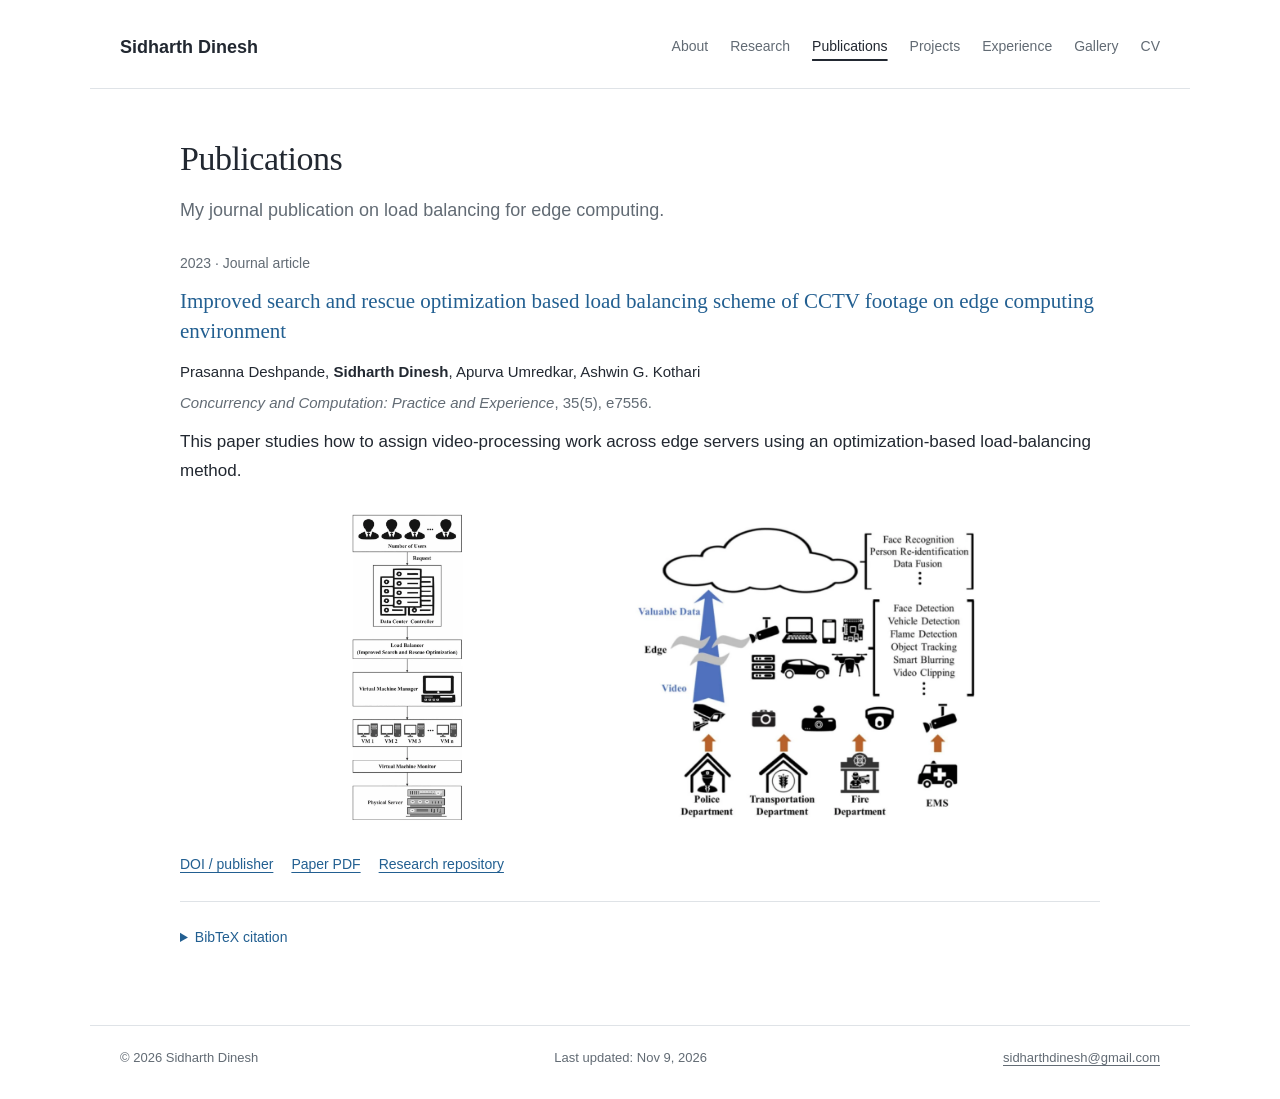
<file: publications/index.html>
<!doctype html>
<html lang="en"><head><meta charset="utf-8"><meta name="viewport" content="width=device-width,initial-scale=1">
<title>Publications | Sidharth Dinesh</title><meta name="description" content="Sidharth Dinesh, Systems Analyst at Arizona State University, with interests in spatial data systems, geographic analysis, and urban and environmental applications.">
<meta name="theme-color" content="#ffffff"><link rel="icon" href="../assets/favicon.svg" type="image/svg+xml">
<link rel="stylesheet" href="../assets/site.css"><script src="../assets/site.js" defer></script></head>
<body><a class="skip" href="#main">Skip to content</a>
<header class="site-header"><div class="header-inner"><a class="brand" href="../index.html">Sidharth Dinesh</a>
<button class="menu-toggle" type="button" data-menu-toggle aria-controls="site-navigation" aria-expanded="false">Menu</button>
<nav class="site-nav" id="site-navigation" aria-label="Main navigation"><ul><li><a href="../index.html">About</a></li><li><a href="../research/index.html">Research</a></li><li><a href="../publications/index.html" aria-current="page">Publications</a></li><li><a href="../projects/index.html">Projects</a></li><li><a href="../experience/index.html">Experience</a></li><li><a href="../gallery/index.html">Gallery</a></li><li><a href="../cv/index.html">CV</a></li></ul></nav></div></header>
<main id="main"><h1>Publications</h1><p class="lead">My journal publication on load balancing for edge computing.</p><article class="publication"><p class="meta">2023 · Journal article</p><h2><a href="https://doi.org/10.1002/cpe.7556">Improved search and rescue optimization based load balancing scheme of CCTV footage on edge computing environment</a></h2><p class="authors">Prasanna Deshpande, <strong>Sidharth Dinesh</strong>, Apurva Umredkar, Ashwin G. Kothari</p><p class="venue"><em>Concurrency and Computation: Practice and Experience</em>, 35(5), e7556.</p><p>This paper studies how to assign video-processing work across edge servers using an optimization-based load-balancing method.</p><div class="research-grid"><figure class="media"><img src="../assets/research/isrolbs-architecture.webp" alt="ISROLBS load-balancing architecture showing users, a controller, virtual machines, and physical servers" loading="lazy" decoding="async"></figure><figure class="media"><img src="../assets/research/edge-video-context.webp" alt="Background illustration of video sources and analysis tasks at the edge and in the cloud" loading="lazy" decoding="async"></figure></div><div class="links"><a href="https://doi.org/10.1002/cpe.7556">DOI / publisher</a><a href="https://drive.google.com/file/d/1Z7oruSYLC86ZRwnaQc4G6n34GGz3_QyO/view?usp=sharing">Paper PDF</a><a href="https://github.com/Sidharth-Dinesh/edge-video-processing">Research repository</a></div></article><details><summary>BibTeX citation</summary><pre><code id="paper-citation">@article{deshpande2023edge,
  author = {Deshpande, Prasanna and Dinesh, Sidharth and
            Umredkar, Apurva and Kothari, Ashwin G.},
  title = {Improved search and rescue optimization based load balancing
           scheme of CCTV footage on edge computing environment},
  journal = {Concurrency and Computation: Practice and Experience},
  year = {2023},
  volume = {35},
  number = {5},
  pages = {e7556},
  doi = {10.1002/cpe.7556}
}</code></pre><p><button class="copy-citation" type="button" data-copy-citation="paper-citation">Copy citation</button><span class="copy-status" role="status" aria-live="polite"></span></p></details></main>
<footer class="site-footer"><span>&copy; 2026 Sidharth Dinesh</span><span>Last updated: <time datetime="2026-11-09">Nov 9, 2026</time></span><span><a href="mailto:sidharthdinesh@gmail.com">sidharthdinesh@gmail.com</a></span></footer>
</body></html>
</file>
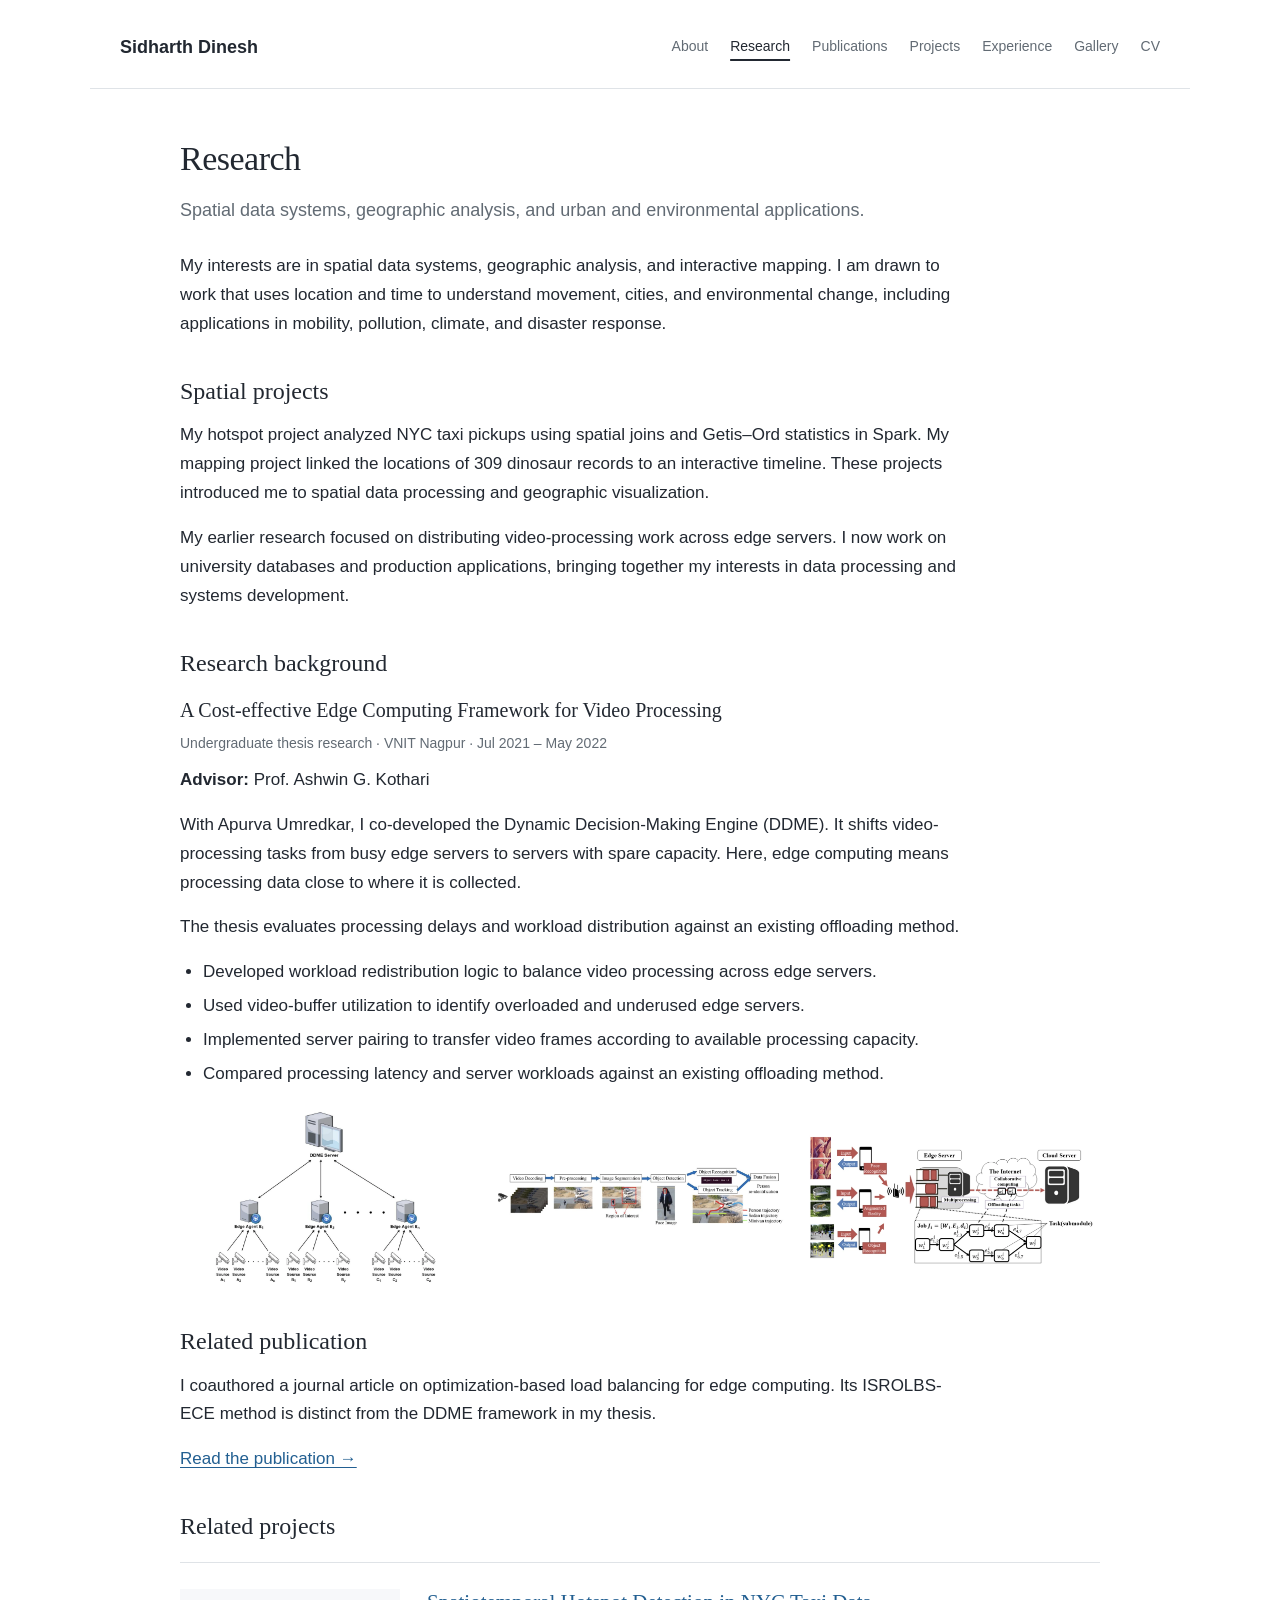
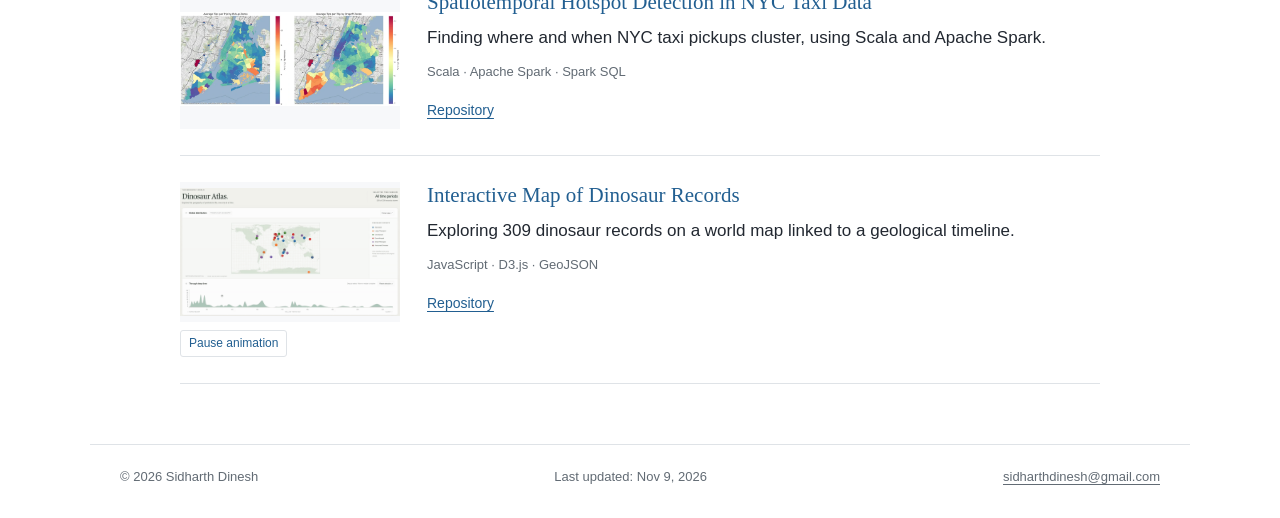
<file: research/index.html>
<!doctype html>
<html lang="en"><head><meta charset="utf-8"><meta name="viewport" content="width=device-width,initial-scale=1">
<title>Research | Sidharth Dinesh</title><meta name="description" content="Sidharth Dinesh, Systems Analyst at Arizona State University, with interests in spatial data systems, geographic analysis, and urban and environmental applications.">
<meta name="theme-color" content="#ffffff"><link rel="icon" href="../assets/favicon.svg" type="image/svg+xml">
<link rel="stylesheet" href="../assets/site.css"><script src="../assets/site.js" defer></script></head>
<body><a class="skip" href="#main">Skip to content</a>
<header class="site-header"><div class="header-inner"><a class="brand" href="../index.html">Sidharth Dinesh</a>
<button class="menu-toggle" type="button" data-menu-toggle aria-controls="site-navigation" aria-expanded="false">Menu</button>
<nav class="site-nav" id="site-navigation" aria-label="Main navigation"><ul><li><a href="../index.html">About</a></li><li><a href="../research/index.html" aria-current="page">Research</a></li><li><a href="../publications/index.html">Publications</a></li><li><a href="../projects/index.html">Projects</a></li><li><a href="../experience/index.html">Experience</a></li><li><a href="../gallery/index.html">Gallery</a></li><li><a href="../cv/index.html">CV</a></li></ul></nav></div></header>
<main id="main"><h1>Research</h1><p class="lead">Spatial data systems, geographic analysis, and urban and environmental applications.</p><div class="prose"><p>My interests are in spatial data systems, geographic analysis, and interactive mapping. I am drawn to work that uses location and time to understand movement, cities, and environmental change, including applications in mobility, pollution, climate, and disaster response.</p><h2>Spatial projects</h2><p>My hotspot project analyzed NYC taxi pickups using spatial joins and Getis–Ord statistics in Spark. My mapping project linked the locations of 309 dinosaur records to an interactive timeline. These projects introduced me to spatial data processing and geographic visualization.</p><p>My earlier research focused on distributing video-processing work across edge servers. I now work on university databases and production applications, bringing together my interests in data processing and systems development.</p><h2>Research background</h2><h3>A Cost-effective Edge Computing Framework for Video Processing</h3><p class="meta">Undergraduate thesis research · VNIT Nagpur · Jul 2021 – May 2022</p><p><strong>Advisor:</strong> Prof. Ashwin G. Kothari</p><p>With Apurva Umredkar, I co-developed the Dynamic Decision-Making Engine (DDME). It shifts video-processing tasks from busy edge servers to servers with spare capacity. Here, edge computing means processing data close to where it is collected.</p><p>The thesis evaluates processing delays and workload distribution against an existing offloading method.</p></div><ul><li>Developed workload redistribution logic to balance video processing across edge servers.</li><li>Used video-buffer utilization to identify overloaded and underused edge servers.</li><li>Implemented server pairing to transfer video frames according to available processing capacity.</li><li>Compared processing latency and server workloads against an existing offloading method.</li></ul><div class="research-grid"><figure class="media"><img src="../assets/research/ddme-architecture.webp" alt="DDME server coordinating edge agents that receive video streams from multiple cameras" loading="lazy" decoding="async"></figure><figure class="media"><img src="../assets/research/video-processing-pipeline.webp" alt="Background illustration of video decoding, object detection, tracking, and data fusion" loading="lazy" decoding="async"></figure><figure class="media"><img src="../assets/research/edge-cloud-context.webp" alt="Background illustration of tasks shared between edge devices and cloud servers" loading="lazy" decoding="async"></figure></div><div class="prose"><h2>Related publication</h2><p>I coauthored a journal article on optimization-based load balancing for edge computing. Its ISROLBS-ECE method is distinct from the DDME framework in my thesis.</p><p><a href="../publications/index.html">Read the publication →</a></p><h2>Related projects</h2></div><div class="project-list"><article class="project-row"><a aria-label="View project: Spatiotemporal Hotspot Detection in NYC Taxi Data" href="../projects/spatial-hotspots/index.html" class="media-link"><figure class="media"><img src="../assets/projects/nyc-taxi-map.webp" alt="Illustrative maps of average taxi tips by pickup and drop-off zone in New York City" loading="lazy" decoding="async"></figure></a><div><h2><a href="../projects/spatial-hotspots/index.html">Spatiotemporal Hotspot Detection in NYC Taxi Data</a></h2><p>Finding where and when NYC taxi pickups cluster, using Scala and Apache Spark.</p><p class="meta">Scala · Apache Spark · Spark SQL</p><div class="links"><a href="https://github.com/Sidharth-Dinesh/nyc-taxi-hotspot-analysis">Repository</a></div></div></article><article class="project-row"><figure class="media animation"><a class="media-link" href="../projects/dinosaur-visualization/index.html" aria-label="View project: Interactive Map of Dinosaur Records"><picture><source media="(prefers-reduced-motion: reduce)" srcset="../assets/projects/dinosaur-poster.webp"><img src="../assets/projects/dinosaur-preview-2x.gif" alt="Animated demonstration of the dinosaur map changing as the time selection moves" data-animation-src="../assets/projects/dinosaur-preview-2x.gif" data-still-src="../assets/projects/dinosaur-poster.webp" loading="lazy" decoding="async"></picture></a><button class="animation-toggle" type="button" aria-pressed="false" hidden>Pause animation</button><figcaption>Moving the time selector updates the records shown on the map</figcaption></figure><div><h2><a href="../projects/dinosaur-visualization/index.html">Interactive Map of Dinosaur Records</a></h2><p>Exploring 309 dinosaur records on a world map linked to a geological timeline.</p><p class="meta">JavaScript · D3.js · GeoJSON</p><div class="links"><a href="https://github.com/Sidharth-Dinesh/dinosaur-geovisualization">Repository</a></div></div></article></div></main>
<footer class="site-footer"><span>&copy; 2026 Sidharth Dinesh</span><span>Last updated: <time datetime="2026-11-09">Nov 9, 2026</time></span><span><a href="mailto:sidharthdinesh@gmail.com">sidharthdinesh@gmail.com</a></span></footer>
</body></html>
</file>
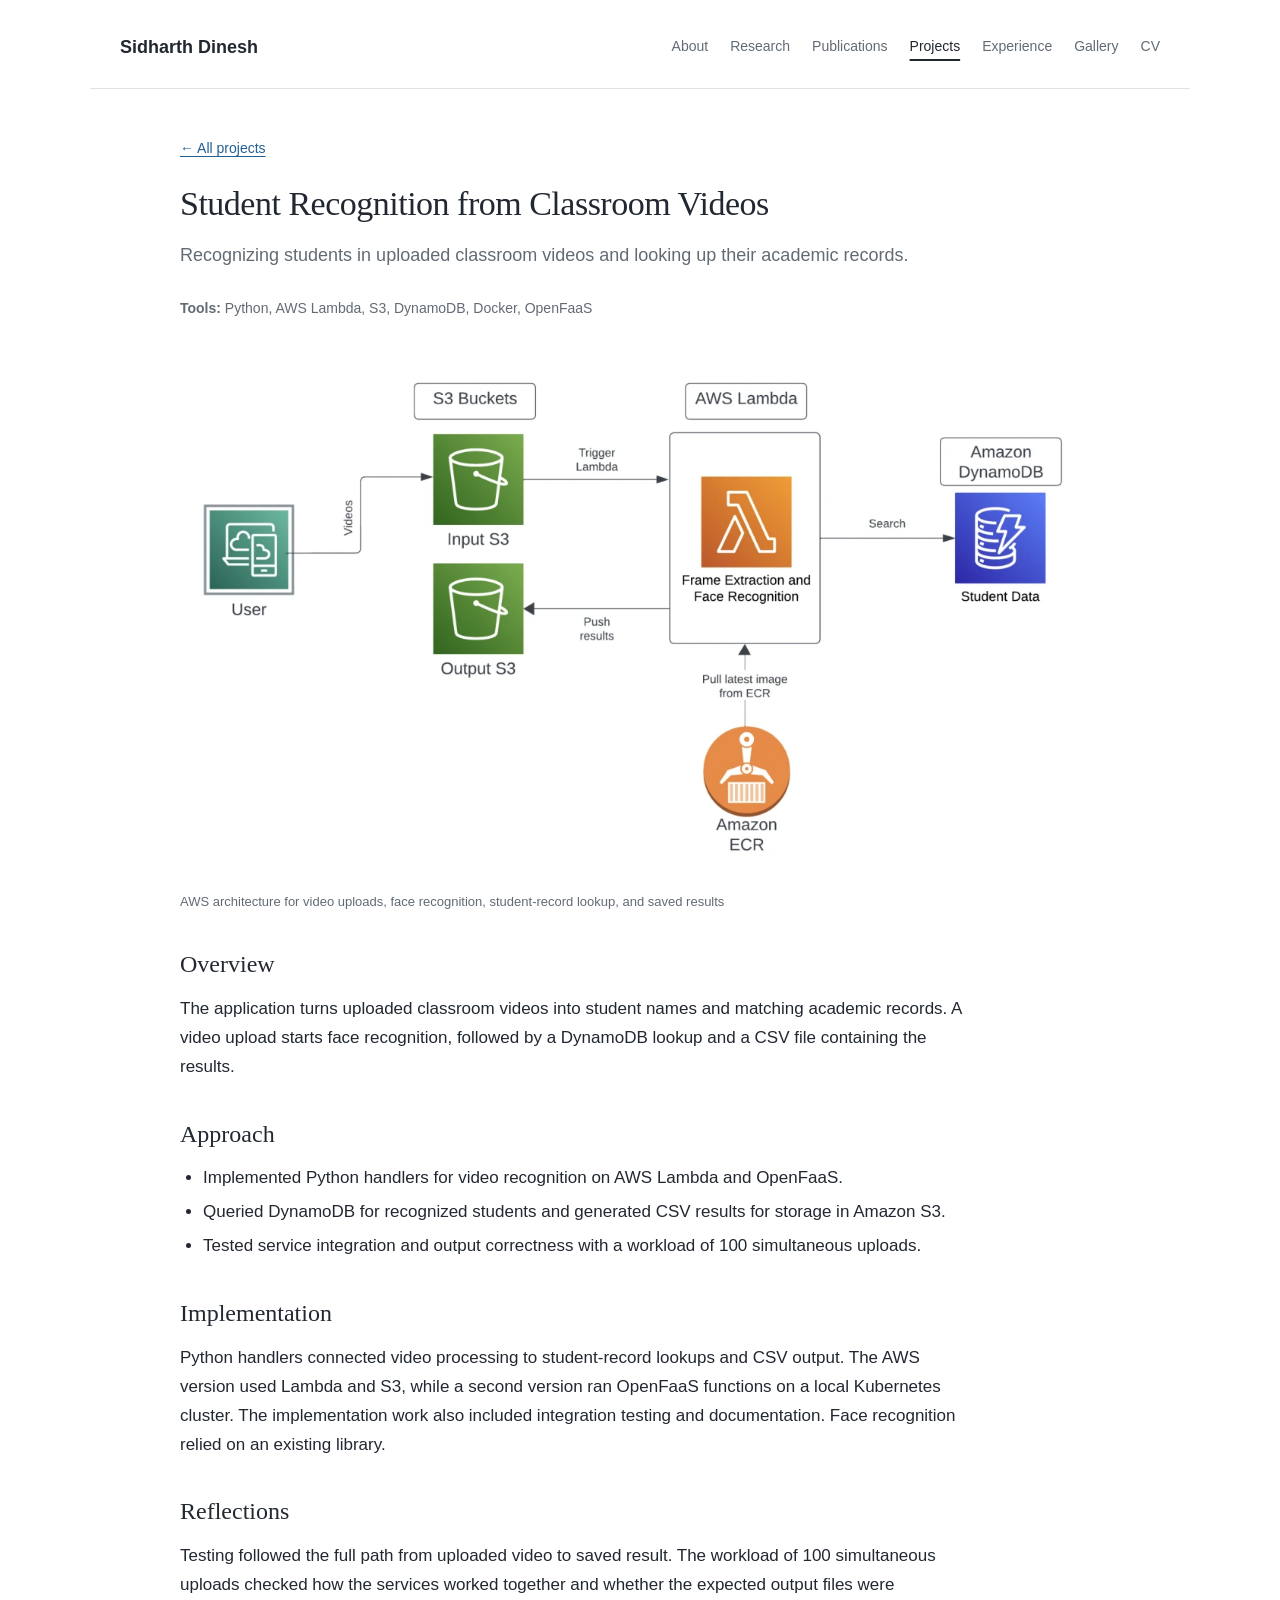
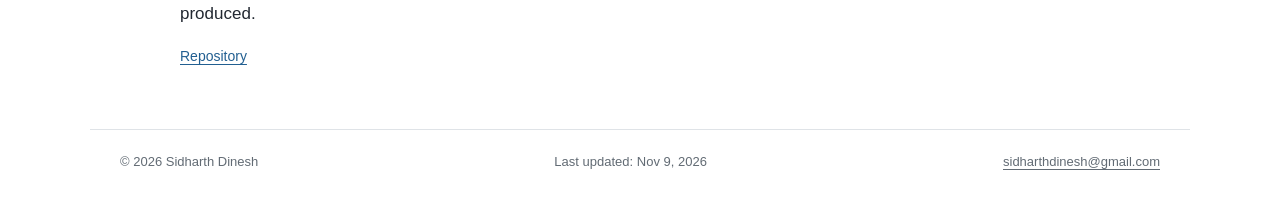
<file: projects/cloud-classroom/index.html>
<!doctype html>
<html lang="en"><head><meta charset="utf-8"><meta name="viewport" content="width=device-width,initial-scale=1">
<title>Student Recognition from Classroom Videos | Sidharth Dinesh</title><meta name="description" content="Recognizing students in uploaded classroom videos and looking up their academic records.">
<meta name="theme-color" content="#ffffff"><link rel="icon" href="../../assets/favicon.svg" type="image/svg+xml">
<link rel="stylesheet" href="../../assets/site.css"><script src="../../assets/site.js" defer></script></head>
<body><a class="skip" href="#main">Skip to content</a>
<header class="site-header"><div class="header-inner"><a class="brand" href="../../index.html">Sidharth Dinesh</a>
<button class="menu-toggle" type="button" data-menu-toggle aria-controls="site-navigation" aria-expanded="false">Menu</button>
<nav class="site-nav" id="site-navigation" aria-label="Main navigation"><ul><li><a href="../../index.html">About</a></li><li><a href="../../research/index.html">Research</a></li><li><a href="../../publications/index.html">Publications</a></li><li><a href="../../projects/index.html" aria-current="page">Projects</a></li><li><a href="../../experience/index.html">Experience</a></li><li><a href="../../gallery/index.html">Gallery</a></li><li><a href="../../cv/index.html">CV</a></li></ul></nav></div></header>
<main id="main"><p class="breadcrumb"><a href="../../projects/index.html">← All projects</a></p><header class="project-header"><h1>Student Recognition from Classroom Videos</h1><p class="lead">Recognizing students in uploaded classroom videos and looking up their academic records.</p><p class="meta"><strong>Tools:</strong> Python, AWS Lambda, S3, DynamoDB, Docker, OpenFaaS</p></header><figure class="media"><img src="../../assets/projects/cloud-architecture.webp" alt="Architecture linking S3 video uploads, Lambda face recognition, DynamoDB student data, and CSV results" loading="lazy" decoding="async"><figcaption>AWS architecture for video uploads, face recognition, student-record lookup, and saved results</figcaption></figure><div class="prose"><h2>Overview</h2><p>The application turns uploaded classroom videos into student names and matching academic records. A video upload starts face recognition, followed by a DynamoDB lookup and a CSV file containing the results.</p><h2>Approach</h2><ul><li>Implemented Python handlers for video recognition on AWS Lambda and OpenFaaS.</li><li>Queried DynamoDB for recognized students and generated CSV results for storage in Amazon S3.</li><li>Tested service integration and output correctness with a workload of 100 simultaneous uploads.</li></ul><h2>Implementation</h2><p>Python handlers connected video processing to student-record lookups and CSV output. The AWS version used Lambda and S3, while a second version ran OpenFaaS functions on a local Kubernetes cluster. The implementation work also included integration testing and documentation. Face recognition relied on an existing library.</p><h2>Reflections</h2><p>Testing followed the full path from uploaded video to saved result. The workload of 100 simultaneous uploads checked how the services worked together and whether the expected output files were produced.</p><div class="links"><a href="https://github.com/Sidharth-Dinesh/classroom-video-recognition">Repository</a></div></div></main>
<footer class="site-footer"><span>&copy; 2026 Sidharth Dinesh</span><span>Last updated: <time datetime="2026-11-09">Nov 9, 2026</time></span><span><a href="mailto:sidharthdinesh@gmail.com">sidharthdinesh@gmail.com</a></span></footer>
</body></html>
</file>
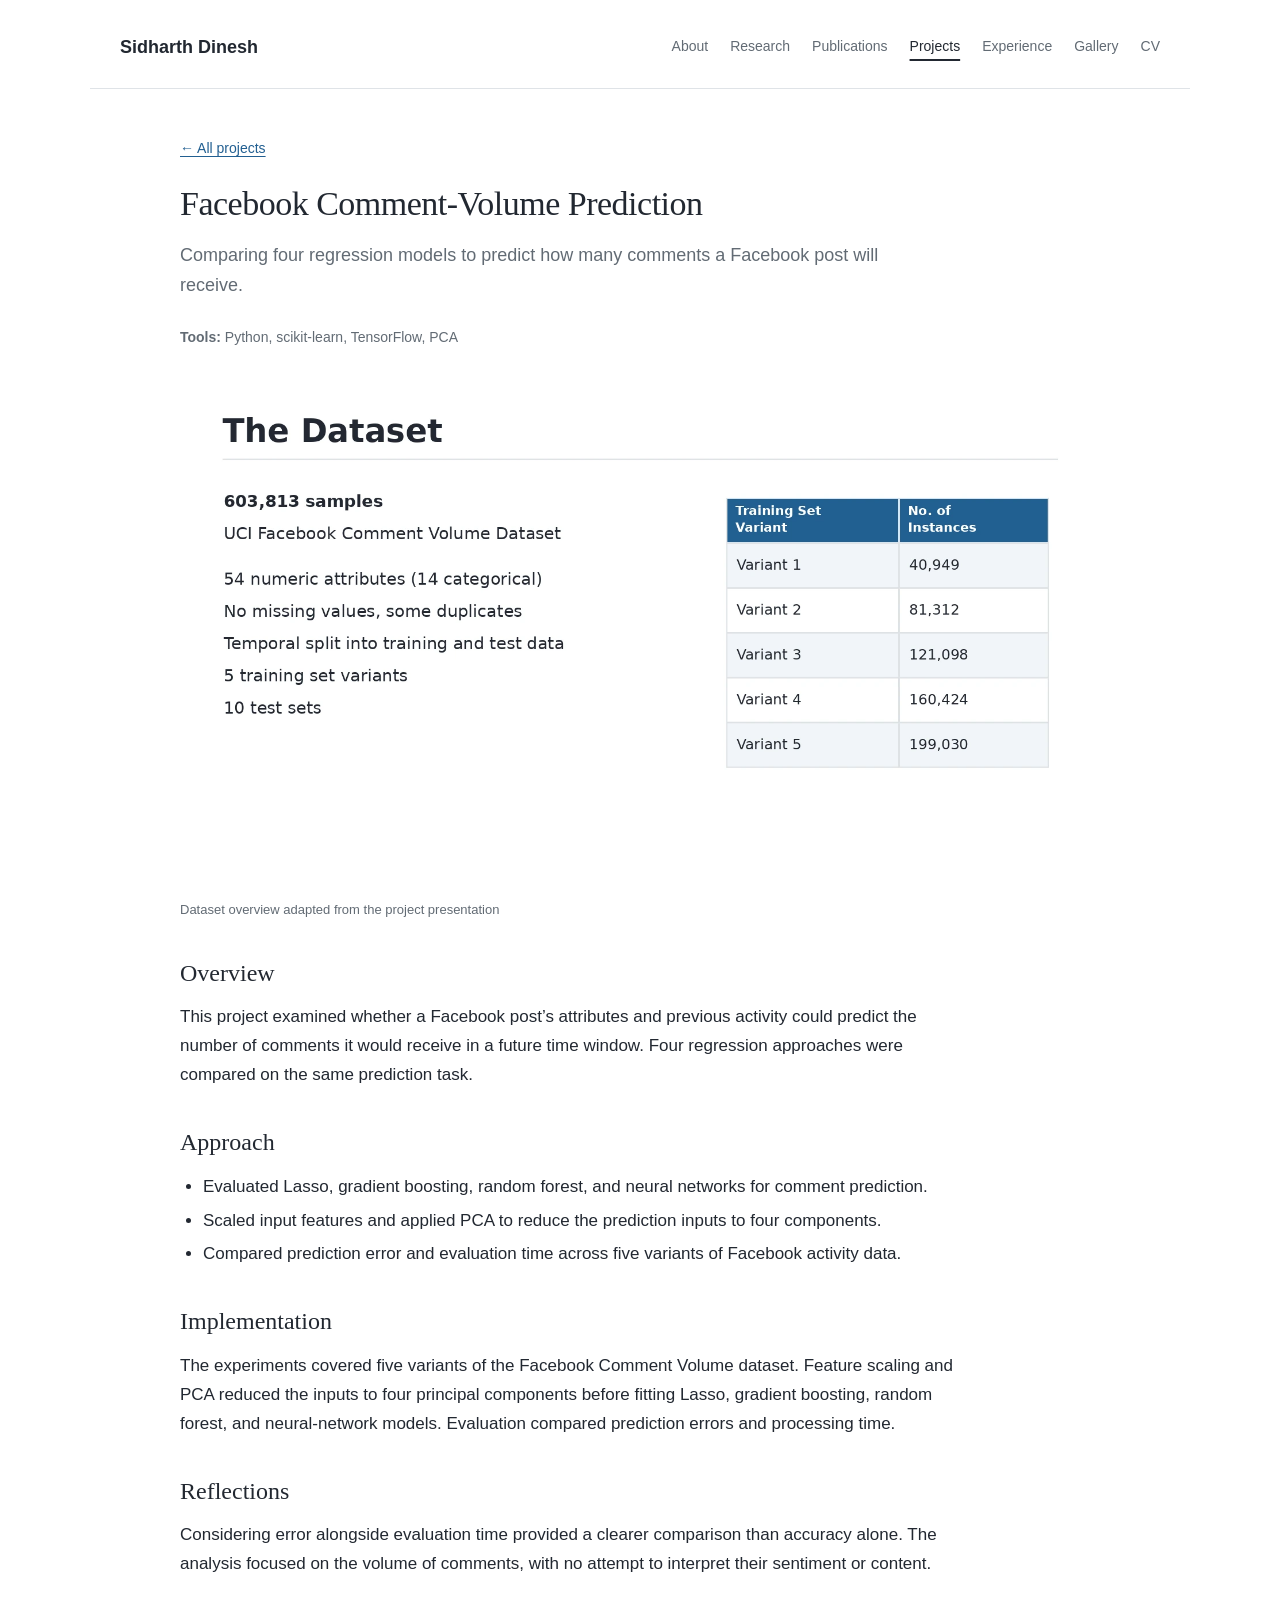
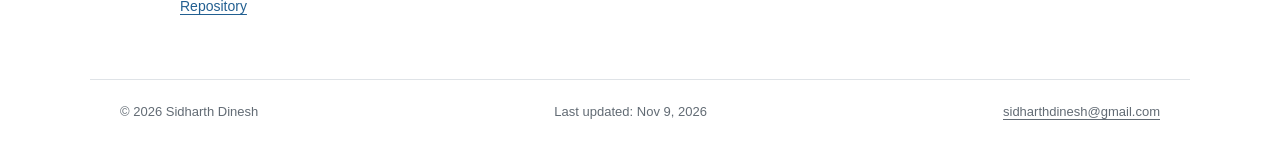
<file: projects/comment-volume/index.html>
<!doctype html>
<html lang="en"><head><meta charset="utf-8"><meta name="viewport" content="width=device-width,initial-scale=1">
<title>Facebook Comment-Volume Prediction | Sidharth Dinesh</title><meta name="description" content="Comparing four regression models to predict how many comments a Facebook post will receive.">
<meta name="theme-color" content="#ffffff"><link rel="icon" href="../../assets/favicon.svg" type="image/svg+xml">
<link rel="stylesheet" href="../../assets/site.css"><script src="../../assets/site.js" defer></script></head>
<body><a class="skip" href="#main">Skip to content</a>
<header class="site-header"><div class="header-inner"><a class="brand" href="../../index.html">Sidharth Dinesh</a>
<button class="menu-toggle" type="button" data-menu-toggle aria-controls="site-navigation" aria-expanded="false">Menu</button>
<nav class="site-nav" id="site-navigation" aria-label="Main navigation"><ul><li><a href="../../index.html">About</a></li><li><a href="../../research/index.html">Research</a></li><li><a href="../../publications/index.html">Publications</a></li><li><a href="../../projects/index.html" aria-current="page">Projects</a></li><li><a href="../../experience/index.html">Experience</a></li><li><a href="../../gallery/index.html">Gallery</a></li><li><a href="../../cv/index.html">CV</a></li></ul></nav></div></header>
<main id="main"><p class="breadcrumb"><a href="../../projects/index.html">← All projects</a></p><header class="project-header"><h1>Facebook Comment-Volume Prediction</h1><p class="lead">Comparing four regression models to predict how many comments a Facebook post will receive.</p><p class="meta"><strong>Tools:</strong> Python, scikit-learn, TensorFlow, PCA</p></header><figure class="media"><img src="../../assets/projects/facebook-dataset.webp" alt="Dataset slide showing Facebook comment-volume attributes and five training-set variants" loading="lazy" decoding="async"><figcaption>Dataset overview adapted from the project presentation</figcaption></figure><div class="prose"><h2>Overview</h2><p>This project examined whether a Facebook post’s attributes and previous activity could predict the number of comments it would receive in a future time window. Four regression approaches were compared on the same prediction task.</p><h2>Approach</h2><ul><li>Evaluated Lasso, gradient boosting, random forest, and neural networks for comment prediction.</li><li>Scaled input features and applied PCA to reduce the prediction inputs to four components.</li><li>Compared prediction error and evaluation time across five variants of Facebook activity data.</li></ul><h2>Implementation</h2><p>The experiments covered five variants of the Facebook Comment Volume dataset. Feature scaling and PCA reduced the inputs to four principal components before fitting Lasso, gradient boosting, random forest, and neural-network models. Evaluation compared prediction errors and processing time.</p><h2>Reflections</h2><p>Considering error alongside evaluation time provided a clearer comparison than accuracy alone. The analysis focused on the volume of comments, with no attempt to interpret their sentiment or content.</p><div class="links"><a href="https://github.com/Sidharth-Dinesh/facebook-comment-prediction">Repository</a></div></div></main>
<footer class="site-footer"><span>&copy; 2026 Sidharth Dinesh</span><span>Last updated: <time datetime="2026-11-09">Nov 9, 2026</time></span><span><a href="mailto:sidharthdinesh@gmail.com">sidharthdinesh@gmail.com</a></span></footer>
</body></html>
</file>
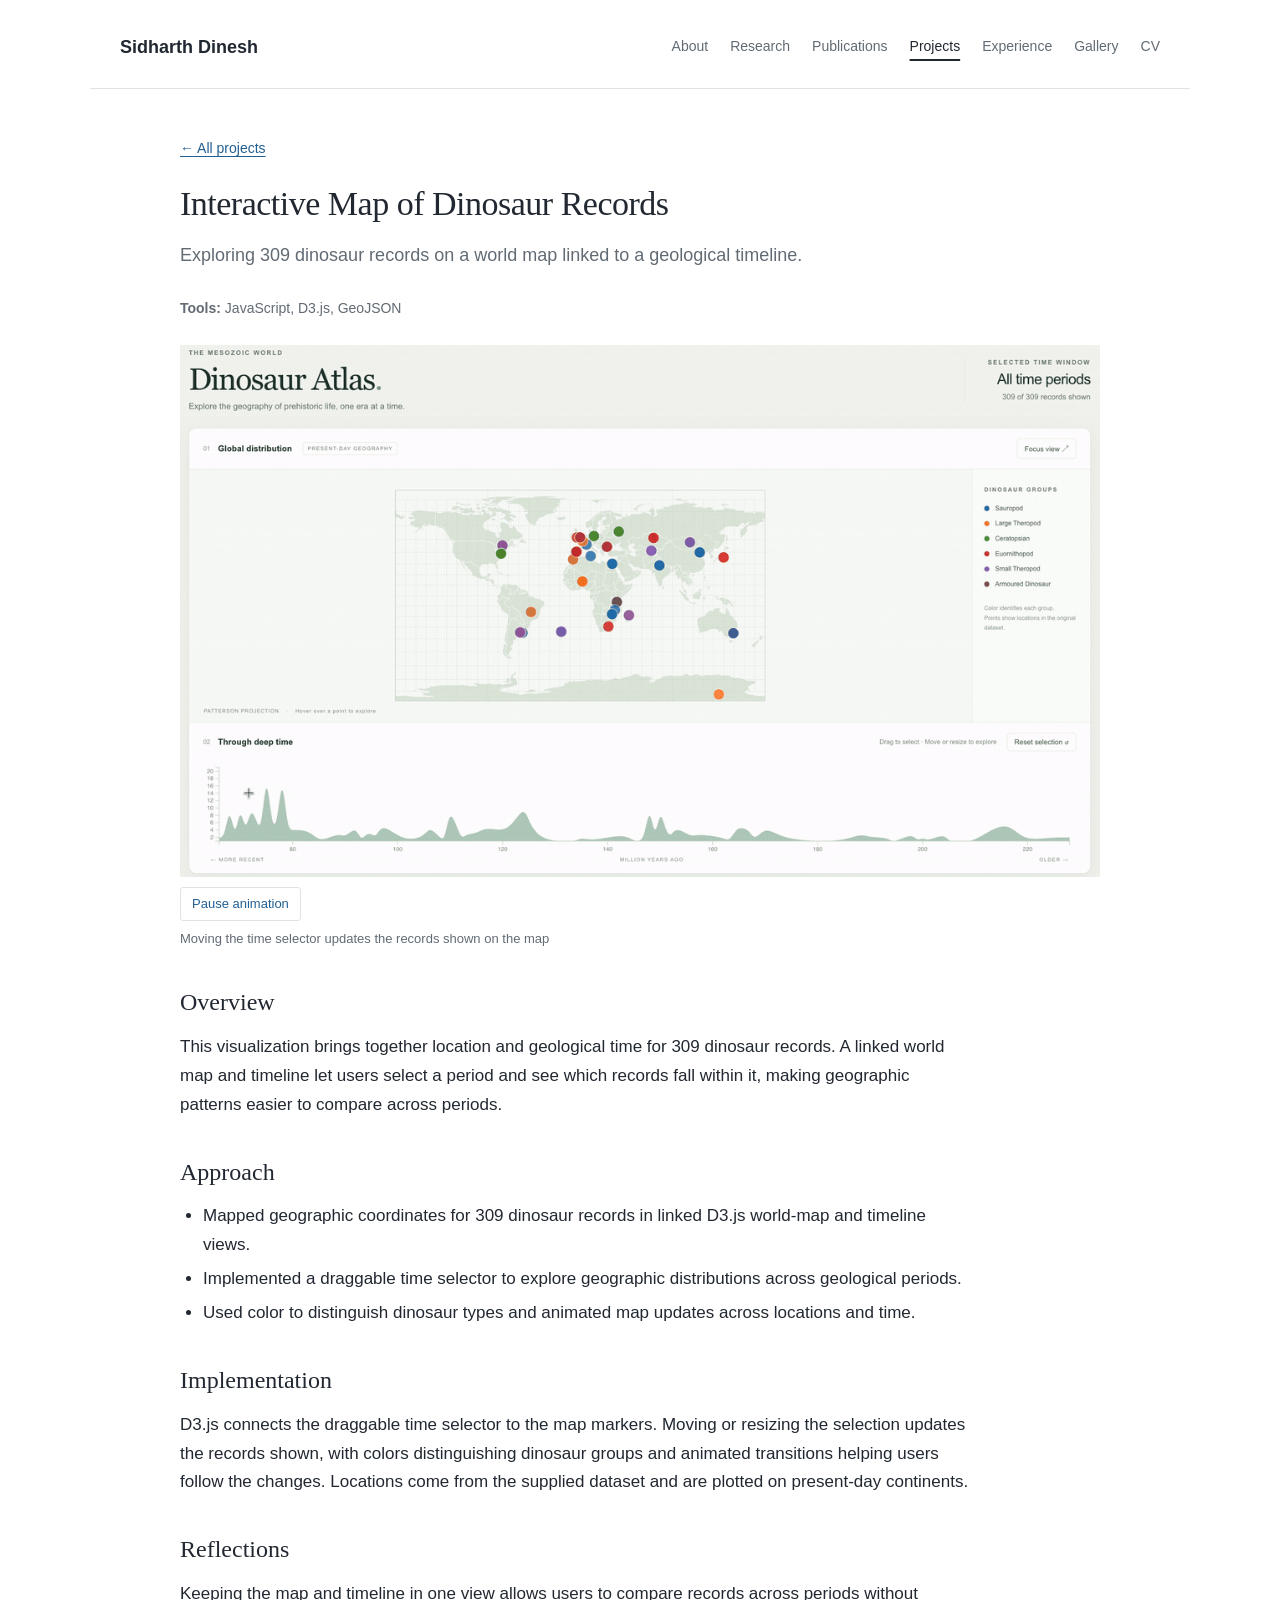
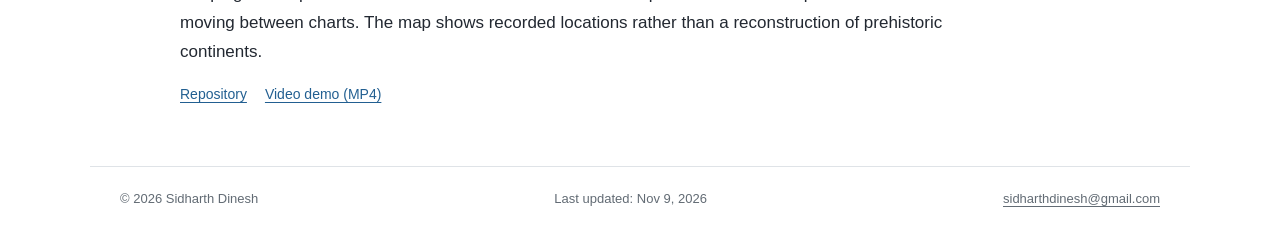
<file: projects/dinosaur-visualization/index.html>
<!doctype html>
<html lang="en"><head><meta charset="utf-8"><meta name="viewport" content="width=device-width,initial-scale=1">
<title>Interactive Map of Dinosaur Records | Sidharth Dinesh</title><meta name="description" content="Exploring 309 dinosaur records on a world map linked to a geological timeline.">
<meta name="theme-color" content="#ffffff"><link rel="icon" href="../../assets/favicon.svg" type="image/svg+xml">
<link rel="stylesheet" href="../../assets/site.css"><script src="../../assets/site.js" defer></script></head>
<body><a class="skip" href="#main">Skip to content</a>
<header class="site-header"><div class="header-inner"><a class="brand" href="../../index.html">Sidharth Dinesh</a>
<button class="menu-toggle" type="button" data-menu-toggle aria-controls="site-navigation" aria-expanded="false">Menu</button>
<nav class="site-nav" id="site-navigation" aria-label="Main navigation"><ul><li><a href="../../index.html">About</a></li><li><a href="../../research/index.html">Research</a></li><li><a href="../../publications/index.html">Publications</a></li><li><a href="../../projects/index.html" aria-current="page">Projects</a></li><li><a href="../../experience/index.html">Experience</a></li><li><a href="../../gallery/index.html">Gallery</a></li><li><a href="../../cv/index.html">CV</a></li></ul></nav></div></header>
<main id="main"><p class="breadcrumb"><a href="../../projects/index.html">← All projects</a></p><header class="project-header"><h1>Interactive Map of Dinosaur Records</h1><p class="lead">Exploring 309 dinosaur records on a world map linked to a geological timeline.</p><p class="meta"><strong>Tools:</strong> JavaScript, D3.js, GeoJSON</p></header><figure class="media animation"><picture><source media="(prefers-reduced-motion: reduce)" srcset="../../assets/projects/dinosaur-poster.webp"><img src="../../assets/projects/dinosaur-atlas.gif" alt="Animated demonstration of the dinosaur map changing as the time selection moves" data-animation-src="../../assets/projects/dinosaur-atlas.gif" data-still-src="../../assets/projects/dinosaur-poster.webp" loading="lazy" decoding="async"></picture><button class="animation-toggle" type="button" aria-pressed="false" hidden>Pause animation</button><figcaption>Moving the time selector updates the records shown on the map</figcaption></figure><div class="prose"><h2>Overview</h2><p>This visualization brings together location and geological time for 309 dinosaur records. A linked world map and timeline let users select a period and see which records fall within it, making geographic patterns easier to compare across periods.</p><h2>Approach</h2><ul><li>Mapped geographic coordinates for 309 dinosaur records in linked D3.js world-map and timeline views.</li><li>Implemented a draggable time selector to explore geographic distributions across geological periods.</li><li>Used color to distinguish dinosaur types and animated map updates across locations and time.</li></ul><h2>Implementation</h2><p>D3.js connects the draggable time selector to the map markers. Moving or resizing the selection updates the records shown, with colors distinguishing dinosaur groups and animated transitions helping users follow the changes. Locations come from the supplied dataset and are plotted on present-day continents.</p><h2>Reflections</h2><p>Keeping the map and timeline in one view allows users to compare records across periods without moving between charts. The map shows recorded locations rather than a reconstruction of prehistoric continents.</p><div class="links"><a href="https://github.com/Sidharth-Dinesh/dinosaur-geovisualization">Repository</a><a href="../../assets/projects/dinosaur-atlas.mp4">Video demo (MP4)</a></div></div></main>
<footer class="site-footer"><span>&copy; 2026 Sidharth Dinesh</span><span>Last updated: <time datetime="2026-11-09">Nov 9, 2026</time></span><span><a href="mailto:sidharthdinesh@gmail.com">sidharthdinesh@gmail.com</a></span></footer>
</body></html>
</file>
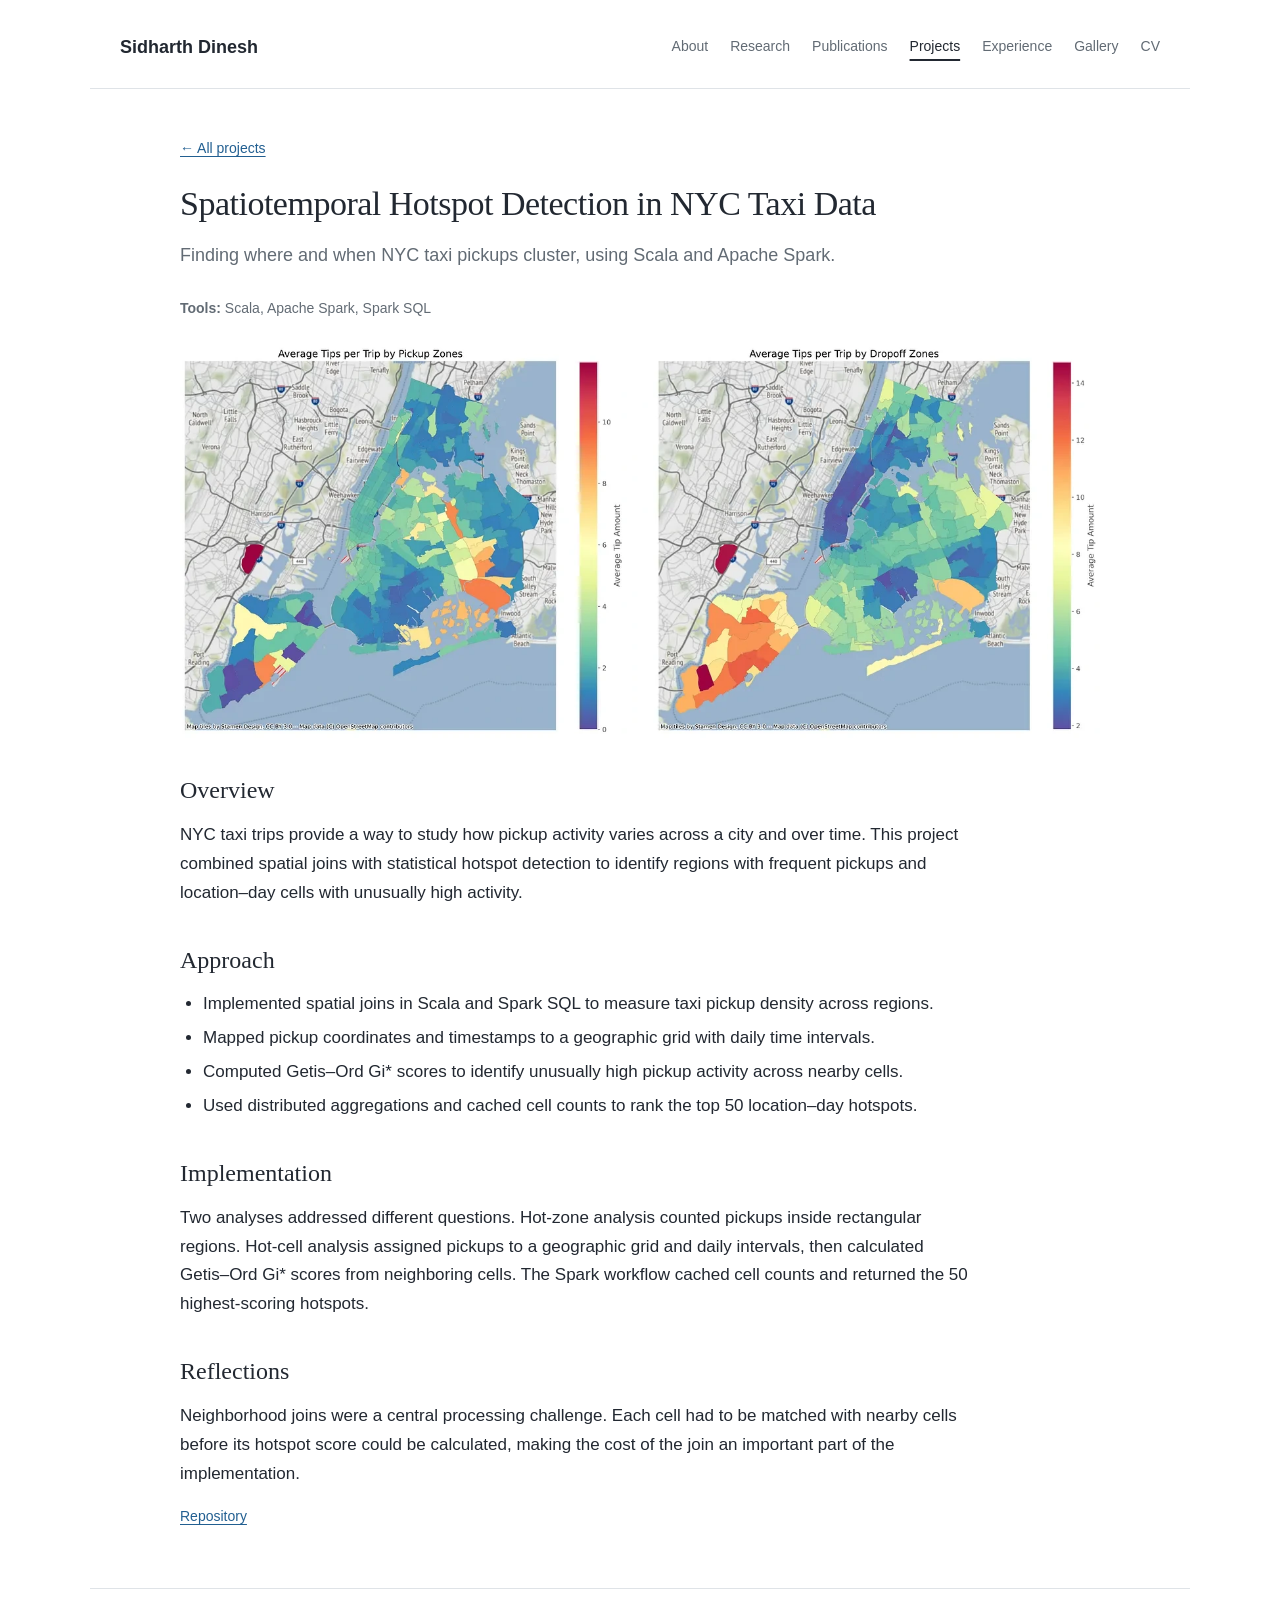
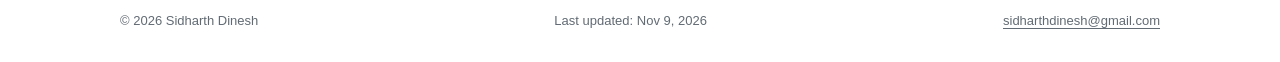
<file: projects/spatial-hotspots/index.html>
<!doctype html>
<html lang="en"><head><meta charset="utf-8"><meta name="viewport" content="width=device-width,initial-scale=1">
<title>Spatiotemporal Hotspot Detection in NYC Taxi Data | Sidharth Dinesh</title><meta name="description" content="Finding where and when NYC taxi pickups cluster, using Scala and Apache Spark.">
<meta name="theme-color" content="#ffffff"><link rel="icon" href="../../assets/favicon.svg" type="image/svg+xml">
<link rel="stylesheet" href="../../assets/site.css"><script src="../../assets/site.js" defer></script></head>
<body><a class="skip" href="#main">Skip to content</a>
<header class="site-header"><div class="header-inner"><a class="brand" href="../../index.html">Sidharth Dinesh</a>
<button class="menu-toggle" type="button" data-menu-toggle aria-controls="site-navigation" aria-expanded="false">Menu</button>
<nav class="site-nav" id="site-navigation" aria-label="Main navigation"><ul><li><a href="../../index.html">About</a></li><li><a href="../../research/index.html">Research</a></li><li><a href="../../publications/index.html">Publications</a></li><li><a href="../../projects/index.html" aria-current="page">Projects</a></li><li><a href="../../experience/index.html">Experience</a></li><li><a href="../../gallery/index.html">Gallery</a></li><li><a href="../../cv/index.html">CV</a></li></ul></nav></div></header>
<main id="main"><p class="breadcrumb"><a href="../../projects/index.html">← All projects</a></p><header class="project-header"><h1>Spatiotemporal Hotspot Detection in NYC Taxi Data</h1><p class="lead">Finding where and when NYC taxi pickups cluster, using Scala and Apache Spark.</p><p class="meta"><strong>Tools:</strong> Scala, Apache Spark, Spark SQL</p></header><figure class="media"><img src="../../assets/projects/nyc-taxi-map.webp" alt="Illustrative maps of average taxi tips by pickup and drop-off zone in New York City" loading="lazy" decoding="async"></figure><div class="prose"><h2>Overview</h2><p>NYC taxi trips provide a way to study how pickup activity varies across a city and over time. This project combined spatial joins with statistical hotspot detection to identify regions with frequent pickups and location–day cells with unusually high activity.</p><h2>Approach</h2><ul><li>Implemented spatial joins in Scala and Spark SQL to measure taxi pickup density across regions.</li><li>Mapped pickup coordinates and timestamps to a geographic grid with daily time intervals.</li><li>Computed Getis–Ord Gi* scores to identify unusually high pickup activity across nearby cells.</li><li>Used distributed aggregations and cached cell counts to rank the top 50 location–day hotspots.</li></ul><h2>Implementation</h2><p>Two analyses addressed different questions. Hot-zone analysis counted pickups inside rectangular regions. Hot-cell analysis assigned pickups to a geographic grid and daily intervals, then calculated Getis–Ord Gi* scores from neighboring cells. The Spark workflow cached cell counts and returned the 50 highest-scoring hotspots.</p><h2>Reflections</h2><p>Neighborhood joins were a central processing challenge. Each cell had to be matched with nearby cells before its hotspot score could be calculated, making the cost of the join an important part of the implementation.</p><div class="links"><a href="https://github.com/Sidharth-Dinesh/nyc-taxi-hotspot-analysis">Repository</a></div></div></main>
<footer class="site-footer"><span>&copy; 2026 Sidharth Dinesh</span><span>Last updated: <time datetime="2026-11-09">Nov 9, 2026</time></span><span><a href="mailto:sidharthdinesh@gmail.com">sidharthdinesh@gmail.com</a></span></footer>
</body></html>
</file>
<file: assets/site.css>
:root { color-scheme: light; --ink:#222831; --muted:#626b74; --link:#225f91; --line:#dfe3e7; --paper:#fff; --wash:#f7f8fa; }
* { box-sizing:border-box; }
html { background:var(--paper); }
body { margin:0; color:var(--ink); font:17px/1.7 -apple-system,BlinkMacSystemFont,"Segoe UI",Arial,sans-serif; }
a { color:var(--link); text-decoration-thickness:1px; text-underline-offset:3px; }
a:hover { text-decoration:underline; }
a:focus-visible,button:focus-visible,summary:focus-visible { outline:2px solid var(--link); outline-offset:4px; }
button { font:inherit; }
.skip { position:absolute; top:-100px; left:16px; background:white; padding:8px 14px; z-index:10; }
.skip:focus { top:8px; }
.site-header { max-width:1100px; margin:auto; padding:25px 30px 19px; border-bottom:1px solid var(--line); }
.header-inner { display:flex; align-items:center; justify-content:space-between; gap:24px; }
.brand { color:var(--ink); font-size:18px; font-weight:600; text-decoration:none; white-space:nowrap; }
.site-nav ul { list-style:none; display:flex; align-items:center; gap:22px; padding:0; margin:0; }
.site-nav a { color:var(--muted); text-decoration:none; font-size:14px; padding:5px 0; display:block; }
.site-nav a:hover { color:var(--link); }
.site-nav a[aria-current="page"] { color:var(--ink); text-decoration:underline; text-underline-offset:8px; text-decoration-thickness:2px; }
.menu-toggle { display:none; border:1px solid var(--line); background:white; border-radius:3px; padding:5px 11px; font-size:14px; }
main { max-width:980px; margin:0 auto; padding:48px 30px 60px; min-height:65vh; }
h1,h2,h3 { color:var(--ink); font-family:Georgia,"Times New Roman",serif; font-weight:500; line-height:1.28; }
h1 { font-size:34px; margin:0 0 16px; letter-spacing:-.5px; }
h2 { font-size:24px; margin:37px 0 15px; }
h3 { font-size:20px; margin:20px 0 8px; }
p { margin:0 0 16px; }
ul,ol { margin:12px 0 20px; padding-left:23px; }
li { margin:5px 0; }
.intro { display:grid; grid-template-columns:minmax(0,1fr) 162px; gap:48px; align-items:start; margin-bottom:30px; }
.intro h1 { font-size:37px; margin-bottom:7px; }
.affiliation { color:var(--muted); font-size:15px; line-height:1.6; margin-bottom:20px; }
.portrait { width:162px; height:162px; display:block; margin:4px 0 0; }
.links { display:flex; flex-wrap:wrap; gap:7px 18px; font-size:14px; margin:16px 0 0; }
.links a { white-space:nowrap; }
.lead { color:var(--muted); font-size:18px; line-height:1.65; max-width:760px; margin-bottom:26px; }
.research-list { list-style:none; padding:0; margin:0; }
.research-list li { margin:0 0 11px; }
.research-list strong { font-weight:600; }
.section-heading { display:flex; flex-wrap:wrap; justify-content:space-between; align-items:baseline; gap:12px; margin-top:34px; }
.section-heading h2 { margin:0 0 15px; }
.section-heading > a { font-size:14px; }
.education-list { margin:0; }
.education-row { display:grid; grid-template-columns:1fr auto; column-gap:24px; margin:14px 0; }
.education-row dt { font-weight:600; }
.education-row dd { margin:0; color:var(--muted); font-size:15px; }
.education-row .date { grid-column:2; grid-row:1 / 3; text-align:right; align-self:center; font-size:14px; }
.publication { border-bottom:1px solid var(--line); padding:0 0 24px; margin:24px 0; }
.publication h2,.publication h3 { font-size:21px; margin:6px 0 12px; line-height:1.45; }
.publication h2 a,.publication h3 a { text-decoration:none; }
.publication h2 a:hover,.publication h3 a:hover { text-decoration:underline; }
.authors { font-size:15px; margin-bottom:6px; }
.venue { color:var(--muted); font-size:15px; margin-bottom:12px; }
.meta { color:var(--muted); font-size:14px; margin-bottom:10px; }
.project-list { margin-top:20px; }
.project-row { display:grid; grid-template-columns:172px minmax(0,1fr); gap:27px; padding:26px 0; border-top:1px solid var(--line); }
.project-row:last-child { border-bottom:1px solid var(--line); }
.project-row h2 { font-size:21px; margin:0 0 8px; }
.project-row h2 a { text-decoration:none; }
.project-row h2 a:hover { text-decoration:underline; }
.project-row p { margin-bottom:9px; }
.project-row .meta { font-size:13px; line-height:1.6; }
.project-row .media-link { display:block; text-decoration:none; color:var(--muted); }
figure { margin:24px 0; }
.media { min-width:0; }
.media img,.media video { display:block; width:100%; max-height:520px; object-fit:contain; background:var(--wash); }
.media video { aspect-ratio:16/9; }
.media figcaption { font-size:13px; line-height:1.6; color:var(--muted); margin-top:8px; }
.media-placeholder { display:flex; flex-direction:column; align-items:center; justify-content:center; gap:4px; background:var(--wash); color:var(--muted); border:1px solid var(--line); aspect-ratio:16/9; padding:20px; text-align:center; margin:24px 0; }
.media-placeholder .media-label { font-size:14px; }
.media-placeholder small { font-size:12px; }
.project-row figure,.project-row .media-placeholder { margin:0; }
.project-row .media-placeholder { min-height:106px; padding:12px; }
.project-row .media-placeholder .media-label { font-size:12px; }
.project-row .media-placeholder small { display:none; }
.project-row .media img,.project-row .media video { height:106px; width:172px; object-fit:contain; }
.project-row .media figcaption { display:none; }
.project-header { margin-bottom:22px; }
.project-header .meta { margin:8px 0; }
.prose { max-width:790px; }
.breadcrumb { font-size:14px; margin:0 0 21px; }
.entry { margin:25px 0 31px; }
.entry h2 { font-size:23px; margin:0 0 6px; }
.entry h3 { margin:0 0 6px; }
.entry ul { margin-top:9px; }
.entry .organization { font-size:15px; margin-bottom:8px; }
.experience-list .entry + .entry { border-top:1px solid var(--line); padding-top:28px; }
.experience-list .media-placeholder { max-width:640px; aspect-ratio:2.8/1; }
details { margin:15px 0; }
summary { cursor:pointer; color:var(--link); font-size:14px; }
pre { background:var(--wash); border:1px solid var(--line); padding:15px; white-space:pre-wrap; overflow-wrap:anywhere; font-size:13px; line-height:1.6; }
.copy-citation { background:white; border:1px solid var(--line); border-radius:3px; padding:5px 10px; font-size:13px; color:var(--link); cursor:pointer; }
.copy-status { font-size:13px; color:var(--muted); margin-left:10px; }
.gallery { display:grid; grid-template-columns:repeat(2,minmax(0,1fr)); gap:20px; margin:25px 0; }
.gallery figure,.gallery .media-placeholder { margin:0; }
.gallery .media-placeholder { aspect-ratio:3/2; }
.gallery .media img { aspect-ratio:3/2; object-fit:contain; }
.skill-list { margin:0; }
.skill-list dt { font-size:15px; font-weight:600; margin-top:10px; }
.skill-list dd { margin:2px 0 12px; font-size:15px; }
.download { border:1px solid var(--line); padding:8px 13px; display:inline-block; font-size:14px; text-decoration:none; }
.pdf-link { margin-bottom:22px; }
.site-footer { max-width:1100px; margin:auto; padding:21px 30px 30px; border-top:1px solid var(--line); font-size:13px; color:var(--muted); display:flex; justify-content:space-between; flex-wrap:wrap; gap:10px; }
.site-footer a { color:var(--muted); }
@media (max-width:900px) { .site-nav ul {gap:15px;} .site-header {padding-left:24px;padding-right:24px;} .brand {font-size:16px;} }
@media (max-width:760px) {
 body {font-size:16px;}
 .site-header {padding:19px 22px;}
 .header-inner {flex-wrap:wrap;gap:12px;}
 .brand {font-size:18px;}
 .menu-toggle {display:block;}
 .site-nav {width:100%;}
 .site-nav ul {display:grid;grid-template-columns:repeat(3,1fr);gap:5px 20px;padding-top:9px;}
 html.js .site-nav:not(.open) {display:none;}
 .site-nav a {padding:7px 0;}
 main {padding:33px 22px 43px;}
 h1,.intro h1 {font-size:31px;}
 h2 {font-size:23px;}
 .intro {grid-template-columns:minmax(0,1fr) 118px;gap:20px;}
 .portrait {width:118px;height:118px;}
 .intro .intro-body {grid-column:1 / -1;}
 .affiliation {font-size:14px;}
 .project-row {grid-template-columns:125px minmax(0,1fr);gap:18px;}
 .project-row .media img,.project-row .media video {width:125px;height:90px;}
 .project-row .media-placeholder {min-height:90px;}
 .project-row h2 {font-size:19px;}
 .education-row {grid-template-columns:1fr;}
 .education-row .date {grid-column:1;grid-row:auto;text-align:left;}
 .lead {font-size:17px;}
 .site-footer {padding:20px 22px 27px;}
}
@media (max-width:450px) {
 .project-row {grid-template-columns:1fr;gap:15px;}
 .project-row .media-placeholder {aspect-ratio:16/7;}
 .project-row .media img,.project-row .media video {width:100%;height:auto;max-height:200px;}
 .gallery {grid-template-columns:1fr;}
 .intro {column-gap:15px;grid-template-columns:minmax(0,1fr) 98px;}
 .portrait {width:98px;height:98px;}
 .intro h1 {font-size:28px;}
}
@media (prefers-reduced-motion:reduce) { * {scroll-behavior:auto!important;} }
@media print { .site-header,.menu-toggle,.site-footer,.copy-citation {display:none;} main {max-width:none;padding:0;} a {color:inherit;} .media-placeholder {display:none;} }
/* Keep the portrait beside the biography on desktop and above it on small screens. */
.intro { gap:0 40px; }
.intro > div:first-child { grid-column:1; grid-row:1; }
.intro .portrait { grid-column:2; grid-row:1 / 3; }
.intro .intro-body { grid-column:1; grid-row:2; }
.prose,.publication,.project-row { overflow-wrap:break-word; }
@media (max-width:760px) {
 .intro {gap:0 20px;}
 .intro .portrait {grid-row:1;}
 .intro .intro-body {grid-column:1 / -1;grid-row:2;}
 .menu-toggle {display:none;}
 html.js .menu-toggle {display:block;}
}
@media (max-width:450px) { .intro {column-gap:15px;} }

/* Presentation materials follow the same quiet layout as the rest of the site. */
.talk-media {display:grid;grid-template-columns:repeat(2,minmax(0,1fr));gap:20px;align-items:start;}
.talk-media figure {margin:10px 0 0;}
.talk-media .media img {aspect-ratio:16/10;object-fit:contain;}
.recording {margin-top:18px;}
.recording-player {display:block;width:100%;aspect-ratio:16/9;border:1px solid var(--line);margin-top:14px;background:var(--wash);}
@media (max-width:600px) {.talk-media {grid-template-columns:1fr;gap:10px;}}

/* Single presentation image and gallery photos retain their natural proportions. */
.talk-media {grid-template-columns:minmax(0,1fr);max-width:720px;}
.talk-media .media img {aspect-ratio:auto;max-height:none;}
/* Equal image frames and caption areas align the gallery in rows. */
.gallery {display:grid;grid-template-columns:repeat(3,minmax(0,1fr));gap:28px 22px;columns:auto;align-items:start;}
.gallery figure {margin:0;width:100%;min-width:0;display:block;}
.gallery .media img {width:100%;height:auto;aspect-ratio:4/3;max-height:none;object-fit:cover;object-position:center 35%;}
.gallery .media figcaption {min-height:3.2em;margin-top:9px;font-size:13px;line-height:1.6;}
@media (max-width:760px) {.gallery {grid-template-columns:repeat(2,minmax(0,1fr));}}
@media (max-width:450px) {.gallery {grid-template-columns:1fr;}}


/* Use a consistent frame for project thumbnails without cropping diagrams or maps. */
.project-row {grid-template-columns:220px minmax(0,1fr);}
.project-row .media img {width:220px;height:140px;background:var(--wash);object-fit:contain;}
.project-header + .media img {max-height:none;width:100%;height:auto;}
.animation-toggle {font:inherit;font-size:13px;padding:5px 11px;border:1px solid var(--line);background:white;border-radius:3px;color:var(--link);margin-top:10px;cursor:pointer;}
@media (max-width:760px) {.project-row {grid-template-columns:150px minmax(0,1fr);}.project-row .media img {width:150px;height:100px;}}
@media (max-width:450px) {.project-row {grid-template-columns:1fr;}.project-row .media img {width:100%;height:180px;max-height:none;}}

.research-figure {max-width:400px;margin:20px auto;}
.research-figure .media {margin:0;}
.research-figure .media img {width:100%;height:auto;max-height:310px;object-fit:contain;background:transparent;}
.publication > .media {max-width:250px;margin:20px auto;}
.publication > .media img {width:100%;height:auto;max-height:360px;object-fit:contain;background:transparent;}

.project-row .animation-toggle {font-size:12px;line-height:1.4;margin-top:8px;padding:4px 8px;}

/* Compact research figures share one row and never crop the original diagram. */
.research-grid {display:grid;grid-template-columns:repeat(3,minmax(0,1fr));gap:16px;align-items:center;margin:20px 0;}
.research-grid .media {margin:0;min-width:0;}
.research-grid .media img {width:100%;height:180px;max-height:180px;object-fit:contain;background:white;}
@media (max-width:600px) {.research-grid {grid-template-columns:repeat(2,minmax(0,1fr));}.research-grid .media img {height:150px;max-height:150px;}}
@media (max-width:360px) {.research-grid {grid-template-columns:1fr;}.research-grid .media img {height:170px;max-height:170px;}}

/* Give publication diagrams more room while retaining their shared row. */
.publication .research-grid {grid-template-columns:minmax(0,1fr) minmax(0,1.35fr);max-width:780px;margin:24px auto;gap:24px;}
.publication .research-grid .media img {height:320px;max-height:320px;}
@media (max-width:600px) {.publication .research-grid {gap:14px;}.publication .research-grid .media img {height:260px;max-height:260px;}}
@media (max-width:420px) {.publication .research-grid {grid-template-columns:1fr;}.publication .research-grid .media img {height:290px;max-height:290px;}}
</file>
